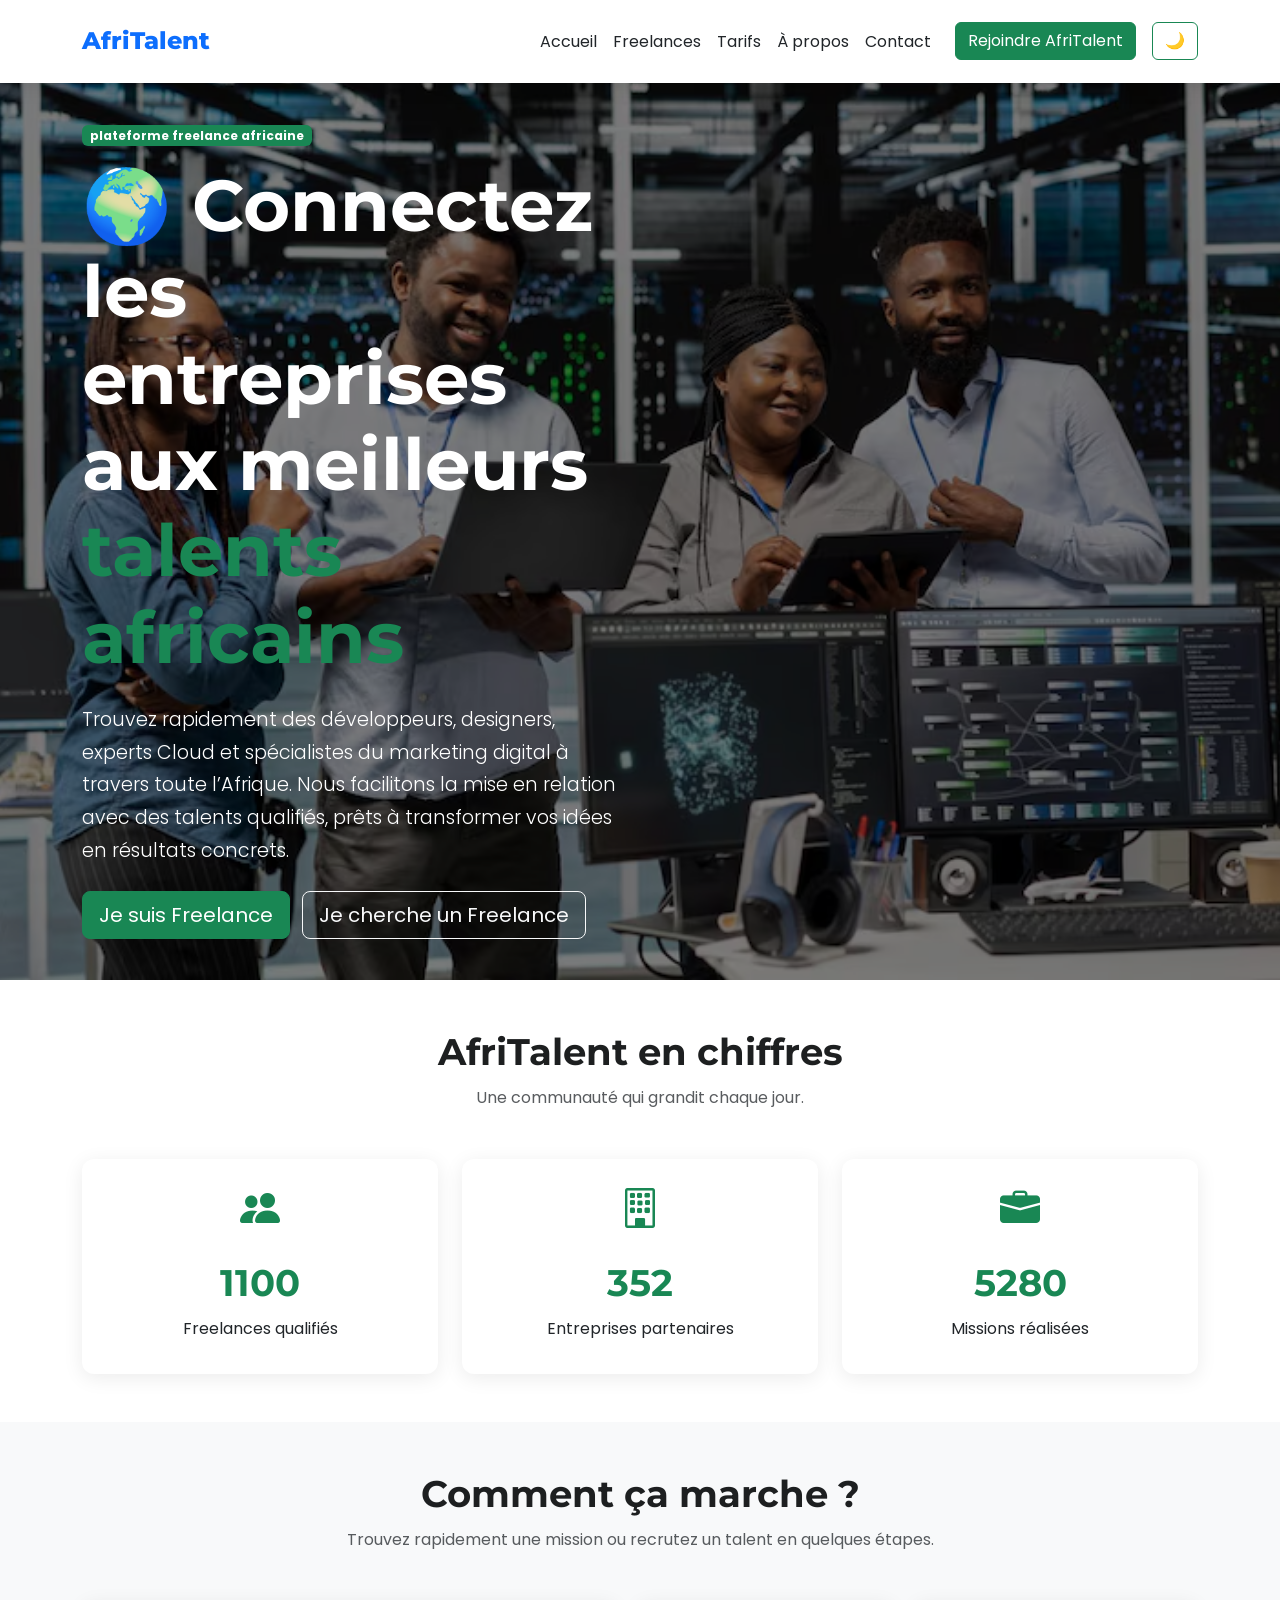
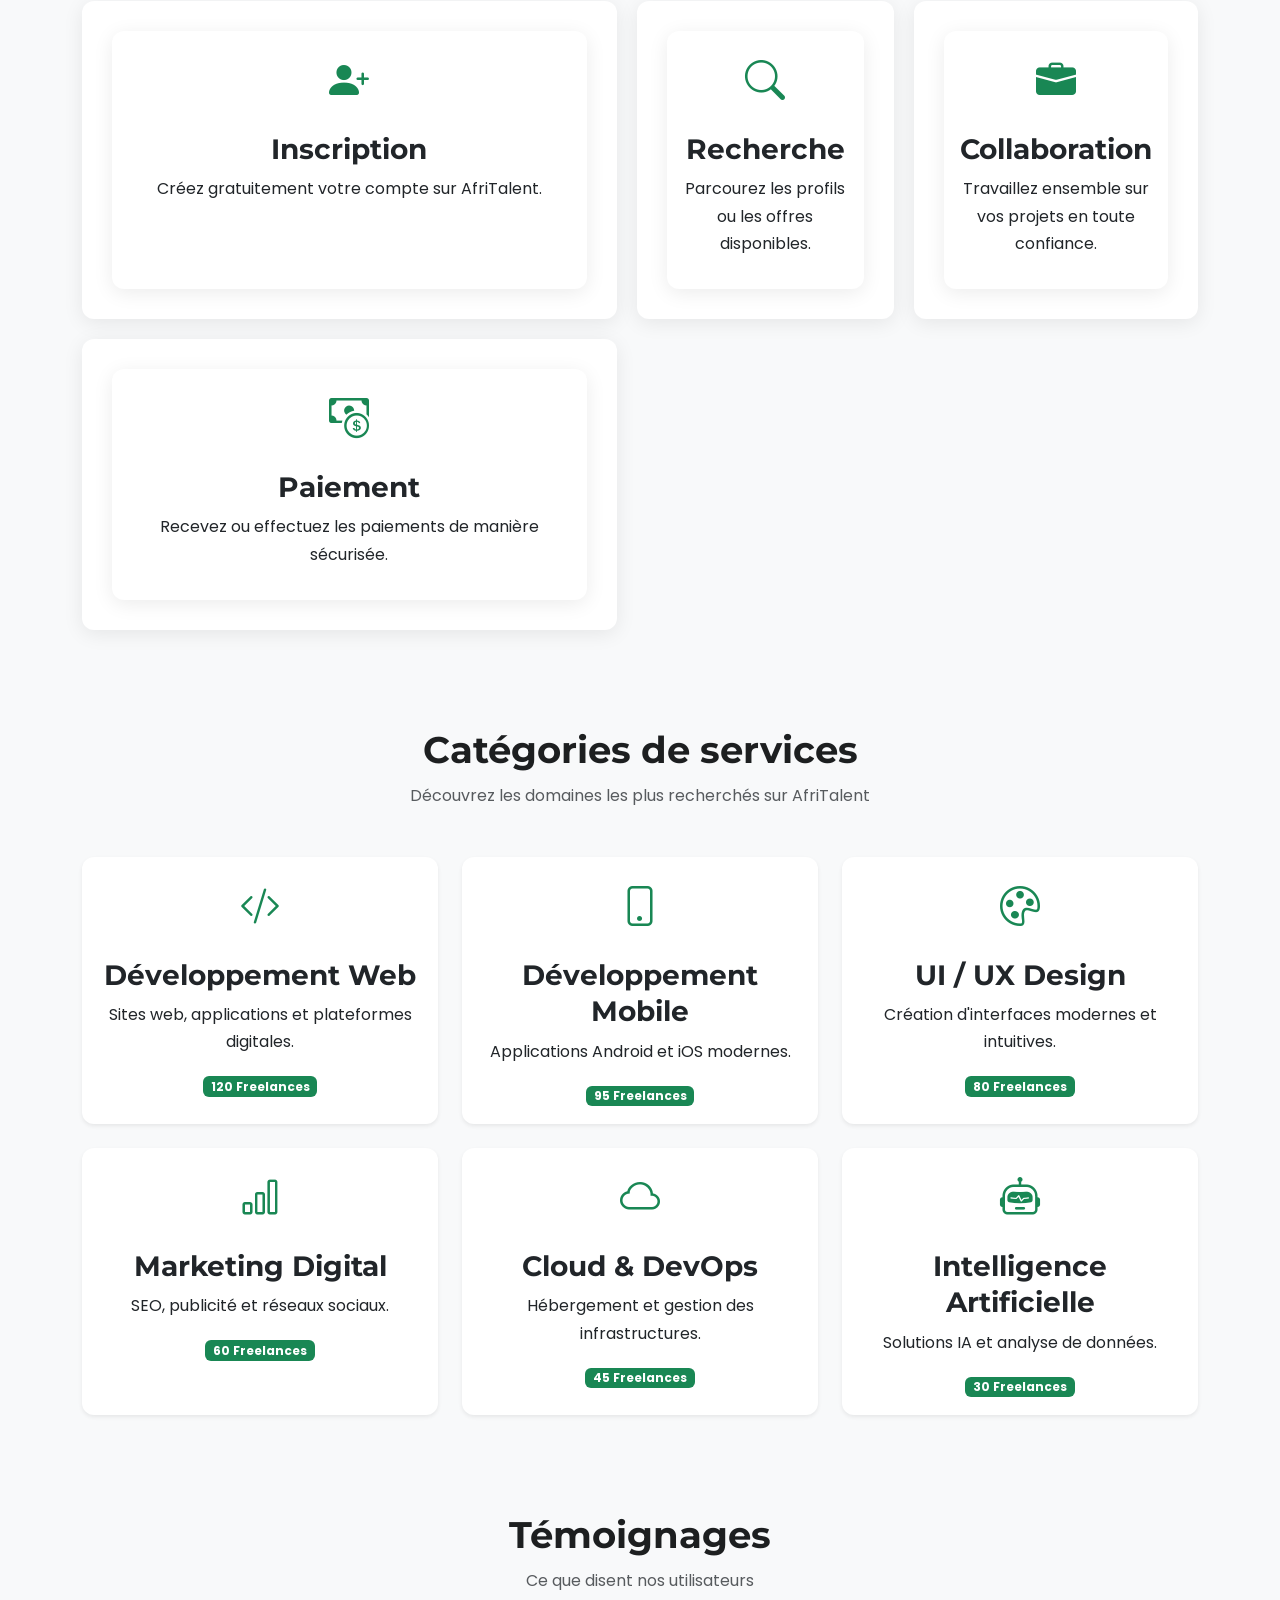
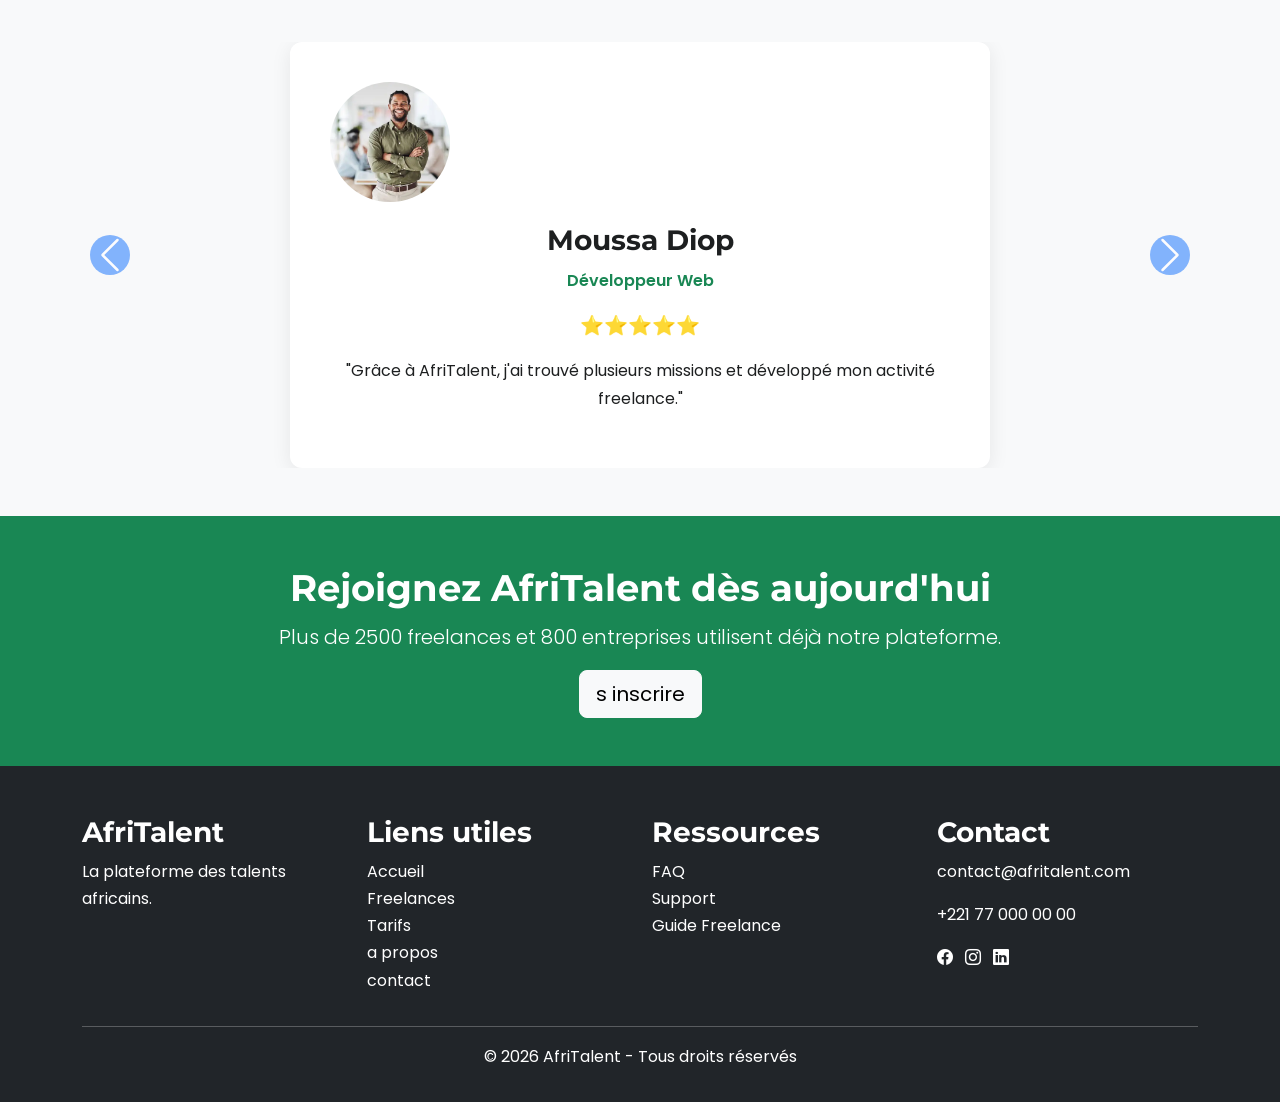
<file: index.html>
<!DOCTYPE html>
<html lang="fr">

<head>
<meta charset="UTF-8">
<meta name="viewport" content="width=device-width, initial-scale=1.0">
<title>AfriTalent - Accueil</title>
<link href="https://cdn.jsdelivr.net/npm/bootstrap-icons/font/bootstrap-icons.css" rel="stylesheet">

<!-- Bootstrap CSS -->
<link href="https://cdn.jsdelivr.net/npm/bootstrap@5.3.0/dist/css/bootstrap.min.css" rel="stylesheet">
<!-- Google Fonts -->

<link rel="preconnect" href="https://fonts.googleapis.com">

<link rel="preconnect" href="https://fonts.gstatic.com" crossorigin>


<link href="https://fonts.googleapis.com/css2?family=Montserrat:wght@600;700;800&family=Poppins:wght@300;400;500;600&display=swap" rel="stylesheet">

<!-- Ton CSS -->
<link rel="stylesheet" href="css/style.css">






</head>




<body>

<!-- ================= NAVBAR ================= -->
<nav class="navbar navbar-expand-lg navbar-light fixed-top">
<div class="container">

<a class="navbar-brand" href="index.html">AfriTalent</a>

<button class="navbar-toggler" data-bs-toggle="collapse" data-bs-target="#navbarNav" aria-controls="navbarNav"
 aria-expanded="false" aria-label="Toggle navigation">
<span class="navbar-toggler-icon"></span>
</button>

<div class="collapse navbar-collapse" id="navbarNav">
<ul class="navbar-nav ms-auto">
<li class="nav-item"><a class="nav-link" href="index.html">Accueil</a></li>
<li class="nav-item"><a class="nav-link" href="freelances.html">Freelances</a></li>
<li class="nav-item"><a class="nav-link" href="tarifs.html">Tarifs</a></li>
<li class="nav-item"><a class="nav-link" href="about.html">À propos</a></li>
<li class="nav-item"><a class="nav-link" href="contact.html">Contact</a></li>
</ul>
 <a href="#" class="btn btn-success ms-lg-3">
                    Rejoindre AfriTalent
                </a>
                <button id="theme-toggle" class="btn btn-outline-success ms-3">
    🌙
</button>
</div>

</div>
</nav>

<!-- HERO -->

<header class="hero text-white">
    <div class="container">

        <div class="row align-items-center ">

            <div class="col-lg-6">

                <span class="badge bg-success mb-3">

                   plateforme freelance africaine

                </span>
                

                <h1 class="display-4 fw-bold">

                    🌍 Connectez les entreprises aux meilleurs
                    <span class="text-success">

                        talents africains

                    </span>

                </h1>
                

                <p class="lead mt-4">

                    Trouvez rapidement des développeurs, designers, experts Cloud
                     et spécialistes du marketing digital à travers toute l’Afrique.
                     Nous facilitons la mise en relation avec des talents qualifiés,

                     prêts à transformer vos idées en résultats concrets.

                </p>

                <div class="mt-4">

                    <a href="freelances.html"
                        class="btn btn-success btn-lg me-2">

                        Je suis Freelance

                    </a>

                    <a href="freelances.html"
                        class="btn btn-outline-light btn-lg">

                        Je cherche un Freelance

                    </a>

                </div>

            </div>

           

        </div>

    </div>

</header>
<!-- STATISTIQUES -->

<section class="py-5 fade-section ">

    <div class="container">

        <div class="text-center mb-5">

            <h2>
                AfriTalent en chiffres
            </h2>

            <p class="text-muted">
                Une communauté qui grandit chaque jour.
            </p>

        </div>

        <div class="row g-4 text-center">

            <div class="col-md-4">

                <div class="card h-100">

                    <div class="card-body">

                        <i class="bi bi-people-fill text-success fs-1"></i>

                        <h2 class="text-success mt-3 counter" data-target="2500">
    0
</h2>
                        <p>
                            Freelances qualifiés
                        </p>

                    </div>

                </div>

            </div>

            <div class="col-md-4">

                <div class="card h-100">

                    <div class="card-body">

                        <i class="bi bi-building text-success fs-1"></i>

                        <h2 class="text-success mt-3 counter" data-target="800">
    0
</h2>
                        <p>
                            Entreprises partenaires
                        </p>

                    </div>

                </div>

            </div>

            <div class="col-md-4">

                <div class="card h-100">

                    <div class="card-body">

                        <i class="bi bi-briefcase-fill text-success fs-1"></i>

                        <h2 class="text-success mt-3 counter" data-target="12000">
    0
</h2>
                        <p>
                            Missions réalisées
                        </p>

                    </div>

                </div>

            </div>

        </div>

    </div>

</section>
<!-- COMMENT ÇA MARCHE -->

<section class="py-5 bg-light fade-section">

    <div class="container">

        <div class="text-center mb-5">

            <h2>
                Comment ça marche ?
            </h2>

            <p class="text-muted">
                Trouvez rapidement une mission ou recrutez un talent en quelques étapes.
            </p>

        </div>

        <div class="bento-grid">

            <!-- Étape 1 -->

            <div class="bento-card large">

                <div class="card h-100 text-center">

                    <div class="card-body">

                        <i class="bi bi-person-plus-fill text-success fs-1"></i>

                        <h3 class="mt-3">
                            Inscription
                        </h3>

                        <p>
                            Créez gratuitement votre compte sur AfriTalent.
                        </p>

                    </div>

                </div>

            </div>

            <!-- Étape 2 -->

            <div class="bento-card ">

                <div class="card h-100 text-center">

                    <div class="card-body">

                        <i class="bi bi-search text-success fs-1"></i>

                        <h3 class="mt-3">
                            Recherche
                        </h3>

                        <p>
                            Parcourez les profils ou les offres disponibles.
                        </p>

                    </div>

                </div>

            </div>

            <!-- Étape 3 -->

            <div class="bento-card">

                <div class="card h-100 text-center">

                    <div class="card-body">

                        <i class="bi bi-briefcase-fill text-success fs-1"></i>

                        <h3 class="mt-3">
                            Collaboration
                        </h3>

                        <p>
                            Travaillez ensemble sur vos projets en toute confiance.
                        </p>

                    </div>

                </div>

            </div>

            <!-- Étape 4 -->

            <div class="bento-card wide">

                <div class="card h-100 text-center">

                    <div class="card-body">

                        <i class="bi bi-cash-coin text-success fs-1"></i>

                        <h3 class="mt-3">
                            Paiement
                        </h3>

                        <p>
                            Recevez ou effectuez les paiements de manière sécurisée.
                        </p>

                    </div>

                </div>

            </div>

        </div>

    </div>

</section>
<!-- CATÉGORIES DE SERVICES -->

<section class="py-5 bg-light fade-section">

    <div class="container">

        <div class="text-center mb-5">

            <h2>
                Catégories de services
            </h2>

            <p class="text-muted">
                Découvrez les domaines les plus recherchés sur AfriTalent
            </p>

        </div>

        <div class="row g-4">

            <div class="col-md-6 col-lg-4">

                <div class="card h-100 shadow-sm category-card">

                    <div class="card-body text-center">

                        <i class="bi bi-code-slash text-success fs-1"></i>

                        <h3 class="mt-3">
                            Développement Web
                        </h3>

                        <p>
                            Sites web, applications et plateformes digitales.
                        </p>

                        <span class="badge bg-success">
                            120 Freelances
                        </span>

                    </div>

                </div>

            </div>

            <div class="col-md-6 col-lg-4">

                <div class="card h-100 shadow-sm category-card">

                    <div class="card-body text-center">

                        <i class="bi bi-phone text-success fs-1"></i>

                        <h3 class="mt-3">
                            Développement Mobile
                        </h3>

                        <p>
                            Applications Android et iOS modernes.
                        </p>

                        <span class="badge bg-success">
                            95 Freelances
                        </span>

                    </div>

                </div>

            </div>

            <div class="col-md-6 col-lg-4">

                <div class="card h-100 shadow-sm category-card">

                    <div class="card-body text-center">

                        <i class="bi bi-palette text-success fs-1"></i>

                        <h3 class="mt-3">
                            UI / UX Design
                        </h3>

                        <p>
                            Création d'interfaces modernes et intuitives.
                        </p>

                        <span class="badge bg-success">
                            80 Freelances
                        </span>

                    </div>

                </div>

            </div>

            <div class="col-md-6 col-lg-4">

                <div class="card h-100 shadow-sm category-card">

                    <div class="card-body text-center">

                        <i class="bi bi-bar-chart text-success fs-1"></i>

                        <h3 class="mt-3">
                            Marketing Digital
                        </h3>

                        <p>
                            SEO, publicité et réseaux sociaux.
                        </p>

                        <span class="badge bg-success">
                            60 Freelances
                        </span>

                    </div>

                </div>

            </div>

            <div class="col-md-6 col-lg-4">

                <div class="card h-100 shadow-sm category-card">

                    <div class="card-body text-center">

                        <i class="bi bi-cloud text-success fs-1"></i>

                        <h3 class="mt-3">
                            Cloud & DevOps
                        </h3>

                        <p>
                            Hébergement et gestion des infrastructures.
                        </p>

                        <span class="badge bg-success">
                            45 Freelances
                        </span>

                    </div>

                </div>

            </div>

            <div class="col-md-6 col-lg-4">

                <div class="card h-100 shadow-sm category-card">

                    <div class="card-body text-center">

                        <i class="bi bi-robot text-success fs-1"></i>

                        <h3 class="mt-3">
                            Intelligence Artificielle
                        </h3>

                        <p>
                            Solutions IA et analyse de données.
                        </p>

                        <span class="badge bg-success">
                            30 Freelances
                        </span>

                    </div>

                </div>

            </div>

        </div>

    </div>
    </section>

 <!-- TÉMOIGNAGES -->

<section class="testimonials py-5 bg-light fade-section">

    <div class="container">

        <div class="text-center mb-5">

            <h2>Témoignages</h2>

            <p class="text-muted">
                Ce que disent nos utilisateurs
            </p>

        </div>

        <div id="testimonialCarousel"
             class="carousel slide"
             data-bs-ride="carousel">

            <div class="carousel-inner">

                <!-- Témoignage 1 -->

                <div class="carousel-item active">

                    <div class="testimonial-card">

                        <img src="images/istockphoto-1464740740-612x612.webp"
                             alt="Moussa Diop">

                        <h3>Moussa Diop</h3>

                        <p class="job">
                            Développeur Web
                        </p>

                        <div class="stars">
                            ⭐⭐⭐⭐⭐
                        </div>

                        <p>
                            "Grâce à AfriTalent, j'ai trouvé plusieurs missions
                            et développé mon activité freelance."
                        </p>

                    </div>

                </div>

                <!-- Témoignage 2 -->

                <div class="carousel-item">

                    <div class="testimonial-card">

                        <img src="images/istockphoto-1587604256-612x612.webp"
                             alt="Aïcha Traoré">

                        <h3>Aïcha Traoré</h3>

                        <p class="job">
                            UI / UX Designer
                        </p>

                        <div class="stars">
                            ⭐⭐⭐⭐☆
                        </div>

                        <p>
                            "Une plateforme simple et efficace pour trouver
                            des clients sérieux."
                        </p>

                    </div>

                </div>

                <!-- Témoignage 3 -->

                <div class="carousel-item">

                    <div class="testimonial-card">

                        <img src="images/istockphoto-1482994186-612x612.webp"
                             alt="Omar Koné">

                        <h3>Omar Koné</h3>

                        <p class="job">
                            Entrepreneur
                        </p>

                        <div class="stars">
                            ⭐⭐⭐⭐⭐
                        </div>

                        <p>
                            "Nous avons recruté rapidement des talents qualifiés
                            pour nos projets."
                        </p>

                    </div>

                </div>

            </div>

            <!-- Contrôles -->

            <button class="carousel-control-prev"
                    type="button"
                    data-bs-target="#testimonialCarousel"
                    data-bs-slide="prev">

                <span class="carousel-control-prev-icon"></span>

            </button>

            <button class="carousel-control-next"
                    type="button"
                    data-bs-target="#testimonialCarousel"
                    data-bs-slide="next">

                <span class="carousel-control-next-icon"></span>

            </button>

        </div>

    </div>

</section>
            


<!-- CTA -->

<section class="bg-success text-white py-5">

    <div class="container text-center">

        <h2 class="fw-bold">
            Rejoignez AfriTalent dès aujourd'hui
        </h2>

        <p class="lead">
            Plus de 2500 freelances et 800 entreprises utilisent déjà notre plateforme.
        </p>

        <a href="tarifs.html"
           class="btn btn-light btn-lg">

              s inscrire

        </a>

    </div>

</section>

<!-- FOOTER -->

<footer class="bg-dark text-white pt-5">

<div class="container">

<div class="row">

<div class="col-md-3">

<h3>AfriTalent</h3>

<p>

La plateforme des talents africains.

</p>

</div>

<div class="col-md-3">

<h3>Liens utiles</h3>

<ul class="list-unstyled">

<li><a href="index.html" class="text-white text-decoration-none">Accueil</a></li>

<li><a href="freelances.html" class="text-white text-decoration-none">Freelances</a></li>

<li><a href="tarifs.html" class="text-white text-decoration-none">Tarifs</a></li>

<li><a href="about.html" class="text-white text-decoration-none">a propos</a></li>

<li><a href="contact.html" class="text-white text-decoration-none">contact</a></li>

</ul>

</div>

<div class="col-md-3">

<h3>Ressources</h3>

<ul class="list-unstyled">

<li>FAQ</li>

<li>Support</li>

<li>Guide Freelance</li>

</ul>

</div>

<div class="col-md-3">

<h3>Contact</h3>

<p>contact@afritalent.com</p>

<p>+221 77 000 00 00</p>

<div>

<i class="bi bi-facebook me-2"></i>

<i class="bi bi-instagram me-2"></i>

<i class="bi bi-linkedin"></i>

</div>

</div>

</div>

<hr>

<div class="text-center pb-3">

<p>

© 2026 AfriTalent - Tous droits réservés

</p>

</div>

</div>

</footer>

<button id="backToTop" class="btn btn-success">
    ↑
</button>

<script src="https://cdn.jsdelivr.net/npm/bootstrap@5.3.3/dist/js/bootstrap.bundle.min.js"></script>
    
    <script src="js/main.js"></script>


</body>
</html>
</file>
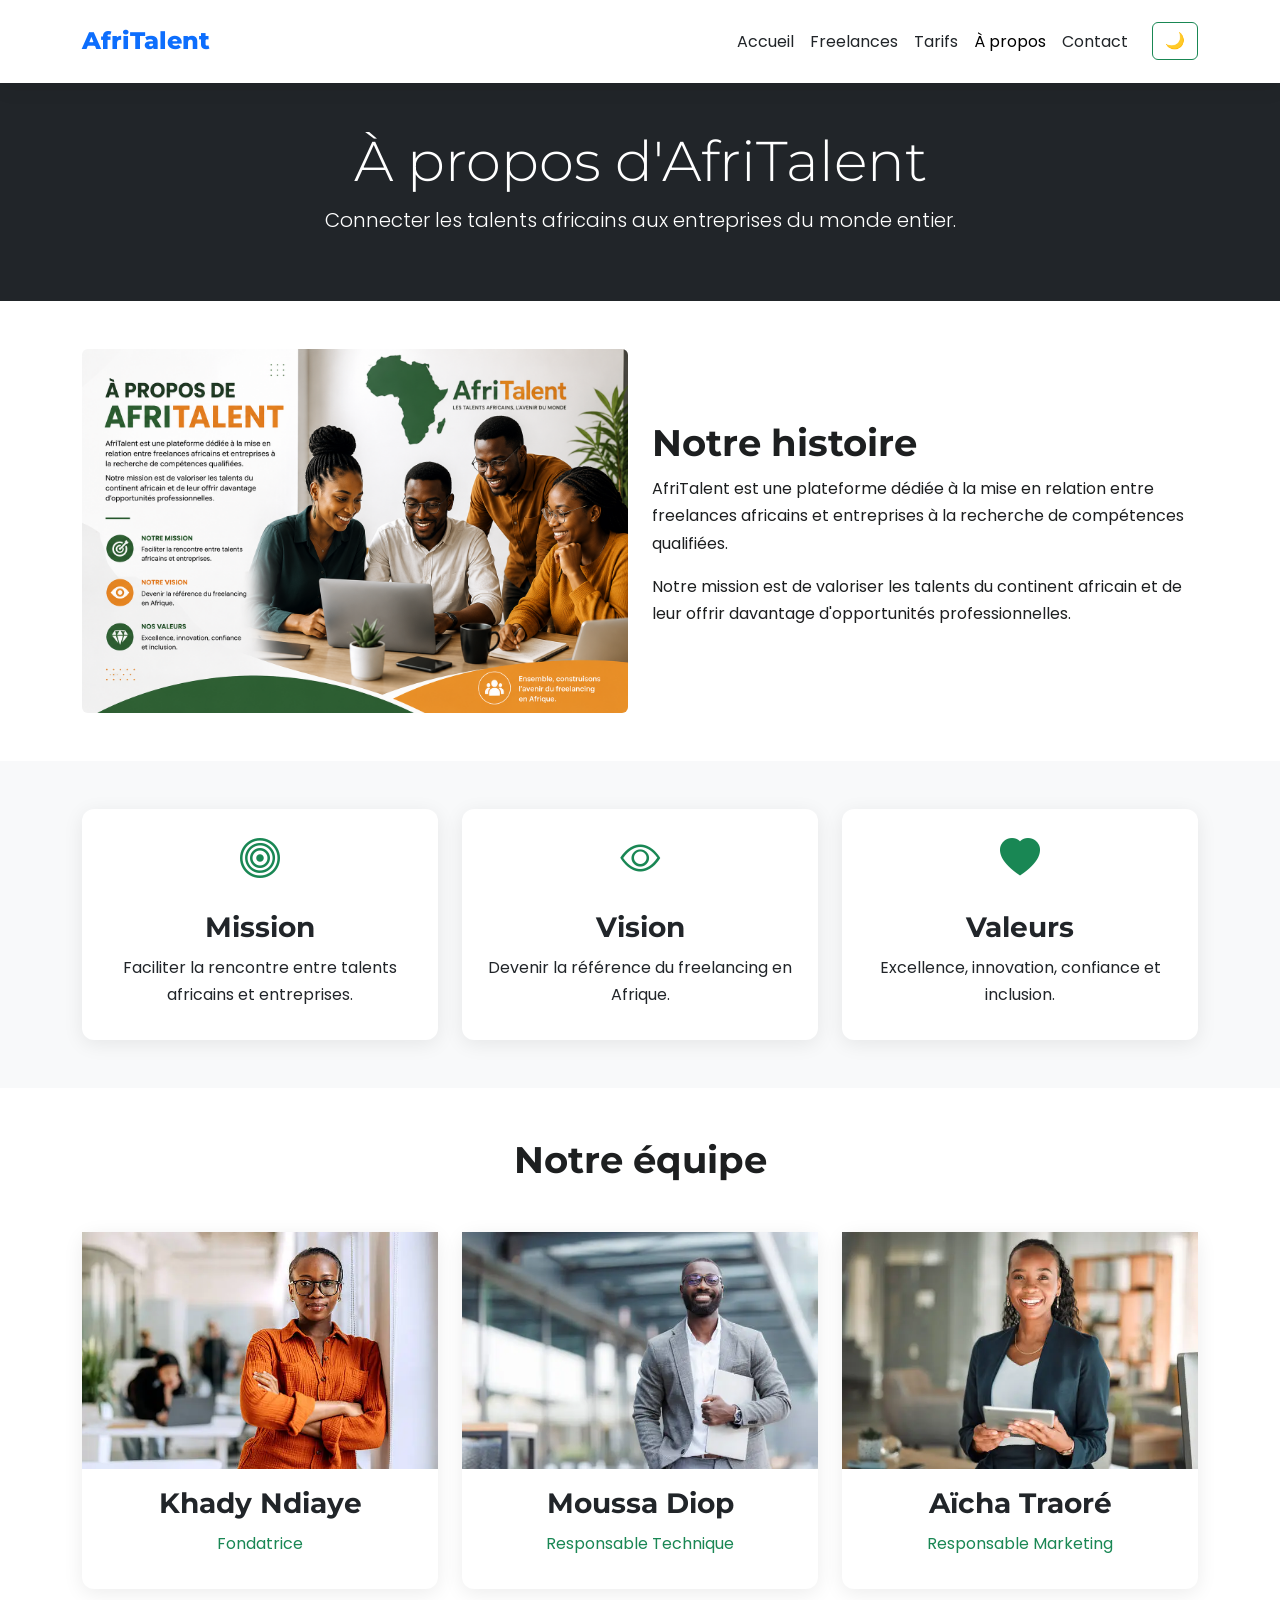
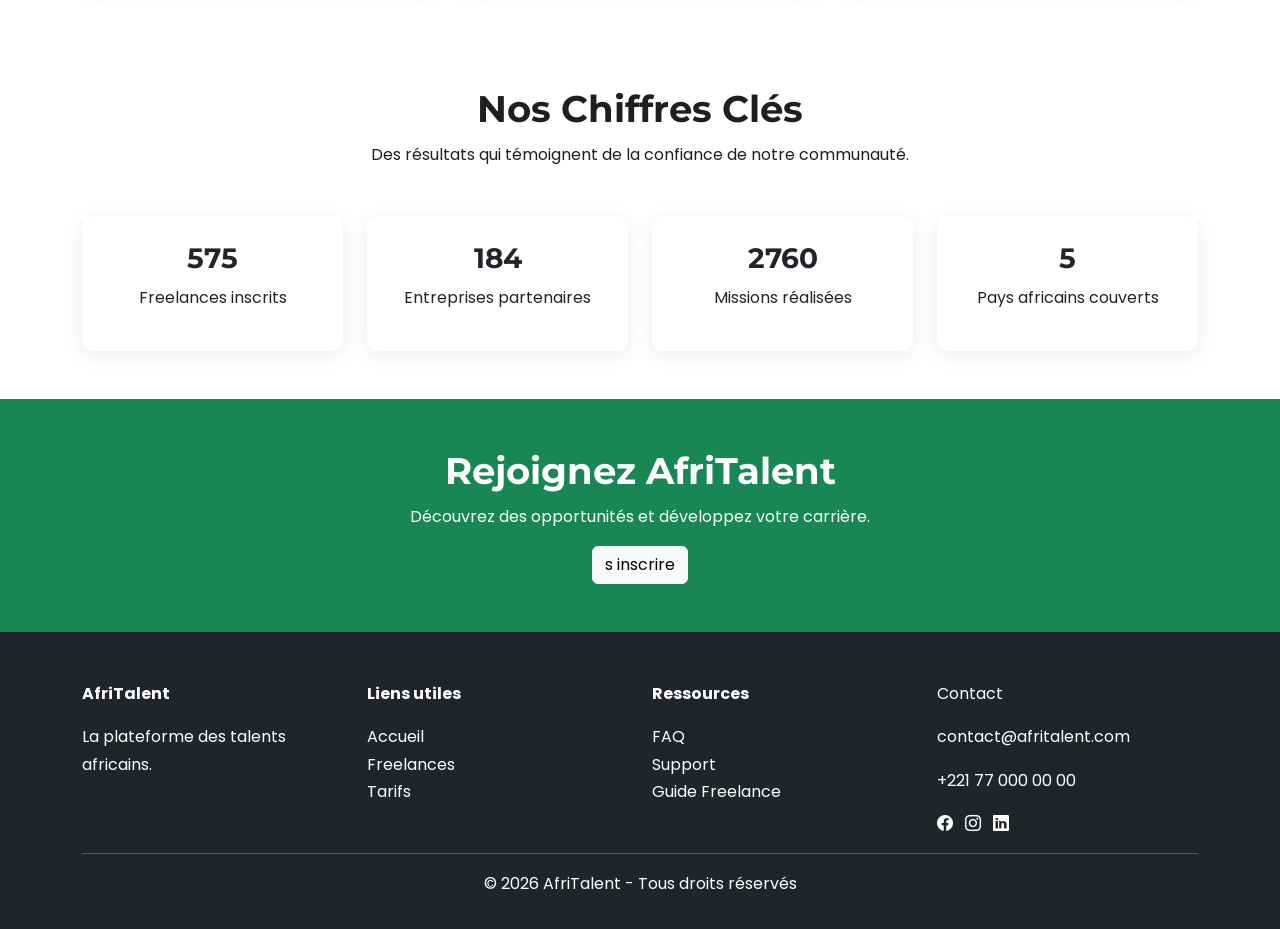
<file: about.html>
<!DOCTYPE html>
<html lang="fr">

<head>

    <meta charset="UTF-8">
    <meta name="viewport" content="width=device-width, initial-scale=1.0">

    <title>AfriTalent - À propos</title>

    <link href="https://cdn.jsdelivr.net/npm/bootstrap@5.3.0/dist/css/bootstrap.min.css" rel="stylesheet">

    <link rel="stylesheet" href="https://cdn.jsdelivr.net/npm/bootstrap-icons@1.13.1/font/bootstrap-icons.min.css">

    <link rel="preconnect" href="https://fonts.googleapis.com">

    <link rel="preconnect" href="https://fonts.gstatic.com" crossorigin>


    <link
        href="https://fonts.googleapis.com/css2?family=Montserrat:wght@600;700;800&family=Poppins:wght@300;400;500;600&display=swap"
        rel="stylesheet">

    <link rel="stylesheet" href="css/style.css">

</head>

<body>

    <!-- NAVBAR -->

    <nav class="navbar navbar-expand-lg navbar-light fixed-top">

        <div class="container">

            <a class="navbar-brand" href="index.html">
                AfriTalent
            </a>

            <button class="navbar-toggler" type="button">

                <span class="navbar-toggler-icon"></span>

            </button>

            <div class="navbar-nav ms-auto">

                <a class="nav-link" href="index.html">Accueil</a>

                <a class="nav-link" href="freelances.html">Freelances</a>

                <a class="nav-link" href="tarifs.html">Tarifs</a>

                <a class="nav-link active" href="about.html">À propos</a>

                <a class="nav-link" href="contact.html">Contact</a>


            </div>
            <button id="theme-toggle" class="btn btn-outline-success ms-3">
                🌙
            </button>

        </div>

    </nav>

    <!-- HERO -->

    <section class="bg-dark text-white py-5">

        <div class="container text-center">

            <h1 class="display-4">
                À propos d'AfriTalent
            </h1>

            <p class="lead">
                Connecter les talents africains aux entreprises du monde entier.
            </p>

        </div>

    </section>

    <!-- NOTRE HISTOIRE -->

    <section class="py-5">

        <div class="container">

            <div class="row align-items-center">

                <div class="col-md-6">

                    <img src="images/a-propos.png" alt="Équipe AfriTalent" class="img-fluid rounded">

                </div>

                <div class="col-md-6">

                    <h2>
                        Notre histoire
                    </h2>

                    <p>
                        AfriTalent est une plateforme dédiée à la mise en relation
                        entre freelances africains et entreprises à la recherche
                        de compétences qualifiées.
                    </p>

                    <p>
                        Notre mission est de valoriser les talents du continent
                        africain et de leur offrir davantage d'opportunités
                        professionnelles.
                    </p>

                </div>

            </div>

        </div>

    </section>

    <!-- MISSION - VISION - VALEURS -->

    <section class="py-5 bg-light fade-section">

        <div class="container">

            <div class="row g-4">

                <div class=" col-12 col-md-4">

                    <div class="card h-100 text-center">

                        <div class="card-body">

                            <i class="bi bi-bullseye text-success fs-1"></i>

                            <h3 class="mt-3">
                                Mission
                            </h3>

                            <p>
                                Faciliter la rencontre entre talents africains
                                et entreprises.
                            </p>

                        </div>

                    </div>

                </div>

                <div class=" col-12 col-md-4">

                    <div class="card h-100 text-center">

                        <div class="card-body">

                            <i class="bi bi-eye text-success fs-1"></i>

                            <h3 class="mt-3">
                                Vision
                            </h3>

                            <p>
                                Devenir la référence du freelancing en Afrique.
                            </p>

                        </div>

                    </div>

                </div>

                <div class=" col-12 col-md-4">

                    <div class="card h-100 text-center">

                        <div class="card-body">

                            <i class="bi bi-heart-fill text-success fs-1"></i>

                            <h3 class="mt-3">
                                Valeurs
                            </h3>

                            <p>
                                Excellence, innovation, confiance et inclusion.
                            </p>

                        </div>

                    </div>

                </div>

            </div>

        </div>

    </section>

    <!-- ÉQUIPE -->

    <section class="py-5 fade-section">

        <div class="container">

            <h2 class="text-center mb-5">
                Notre équipe
            </h2>

            <div class="row g-4">

                <div class=" col-12 col-md-4">

                    <div class="card text-center">

                        <img src="images/istockphoto-2253578282-612x612.webp" alt="Fondateur AfriTalent">

                        <div class="card-body">

                            <h3>
                                Khady Ndiaye
                            </h3>

                            <p class="text-success">
                                Fondatrice
                            </p>

                        </div>

                    </div>

                </div>

                <div class=" col-12 col-md-4">

                    <div class="card text-center">

                        <img src="images/istockphoto-2176447421-612x612.webp" alt="Responsable Technique">

                        <div class="card-body">

                            <h3>
                                Moussa Diop
                            </h3>

                            <p class="text-success">
                                Responsable Technique
                            </p>

                        </div>

                    </div>

                </div>

                <div class=" col-12 col-md-4">

                    <div class="card text-center">

                        <img src="images/istockphoto-1587604256-612x612.webp" alt="Responsable Marketing">

                        <div class="card-body">

                            <h3>
                                Aïcha Traoré
                            </h3>

                            <p class="text-success">
                                Responsable Marketing
                            </p>

                        </div>

                    </div>

                </div>

            </div>

        </div>

    </section>
    <!-- CHIFFRES CLÉS -->
    <section class="container py-5 fade-section">

        <div class="text-center mb-5">
            <h2>Nos Chiffres Clés</h2>
            <p>
                Des résultats qui témoignent de la confiance de notre communauté.
            </p>
        </div>

        <div class="row g-4">

            <div class=" col-12 col-md-6 col-lg-3">
                <div class="card text-center p-4 h-100">
                    <h3 class="counter" data-target="2500">0</h3>
                    <p>Freelances inscrits</p>
                </div>
            </div>

            <div class=" col-12 col-md-6 col-lg-3">
                <div class="card text-center p-4 h-100">
                    <h3 class="counter" data-target="800">0</h3>
                    <p>Entreprises partenaires</p>
                </div>
            </div>

            <div class=" col-12 col-md-6 col-lg-3">
                <div class="card text-center p-4 h-100">
                    <h3 class="counter" data-target="12000">0</h3>
                    <p>Missions réalisées</p>
                </div>
            </div>

            <div class=" col-12 col-md-6 col-lg-3">
                <div class="card text-center p-4 h-100">
                    <h3 class="counter" data-target="20">0</h3>
                    <p>Pays africains couverts</p>
                </div>
            </div>

        </div>

    </section>

    <!-- CTA -->

    <section class="bg-success text-white py-5">

        <div class="container text-center">

            <h2>
                Rejoignez AfriTalent
            </h2>

            <p>
                Découvrez des opportunités et développez votre carrière.
            </p>

            <a href="tarifs.html" class="btn btn-light">

                s inscrire

            </a>

        </div>

    </section>

    <!-- FOOTER -->

    <footer class="bg-dark text-white pt-5">

        <div class="container">

            <div class="row">

                <div class="col-md-3">

                    <p class="fw-bold">
                        AfriTalent
                    <p>

                    <p>
                        La plateforme des talents africains.
                    </p>

                </div>

                <div class="col-md-3">

                    <p class="fw-bold">
                        Liens utiles
                    </p>

                    <ul class="list-unstyled">

                        <li><a href="index.html" class="text-white text-decoration-none">Accueil</a></li>

                        <li><a href="freelances.html" class="text-white text-decoration-none">Freelances</a></li>

                        <li><a href="tarifs.html" class="text-white text-decoration-none">Tarifs</a></li>

                    </ul>

                </div>

                <div class="col-md-3">

                    <p class="fw-bold">
                        Ressources
                    </p>

                    <ul class="list-unstyled">

                        <li>FAQ</li>

                        <li>Support</li>

                        <li>Guide Freelance</li>

                    </ul>

                </div>

                <div class="col-md-3">

                    <p class="">
                        Contact
                    </p>

                    <p>contact@afritalent.com</p>

                    <p>+221 77 000 00 00</p>

                    <i class="bi bi-facebook me-2"></i>
                    <i class="bi bi-instagram me-2"></i>
                    <i class="bi bi-linkedin"></i>

                </div>

            </div>

            <hr>

            <div class="text-center pb-3">

                <p>
                    © 2026 AfriTalent - Tous droits réservés
                </p>

            </div>

        </div>

    </footer>
    <button id="backToTop" class="btn btn-success">
        ↑
    </button>

    <script src="https://cdn.jsdelivr.net/npm/bootstrap@5.3.3/dist/js/bootstrap.bundle.min.js"></script>

    <script src="js/main.js"></script>

</body>

</html>
</file>
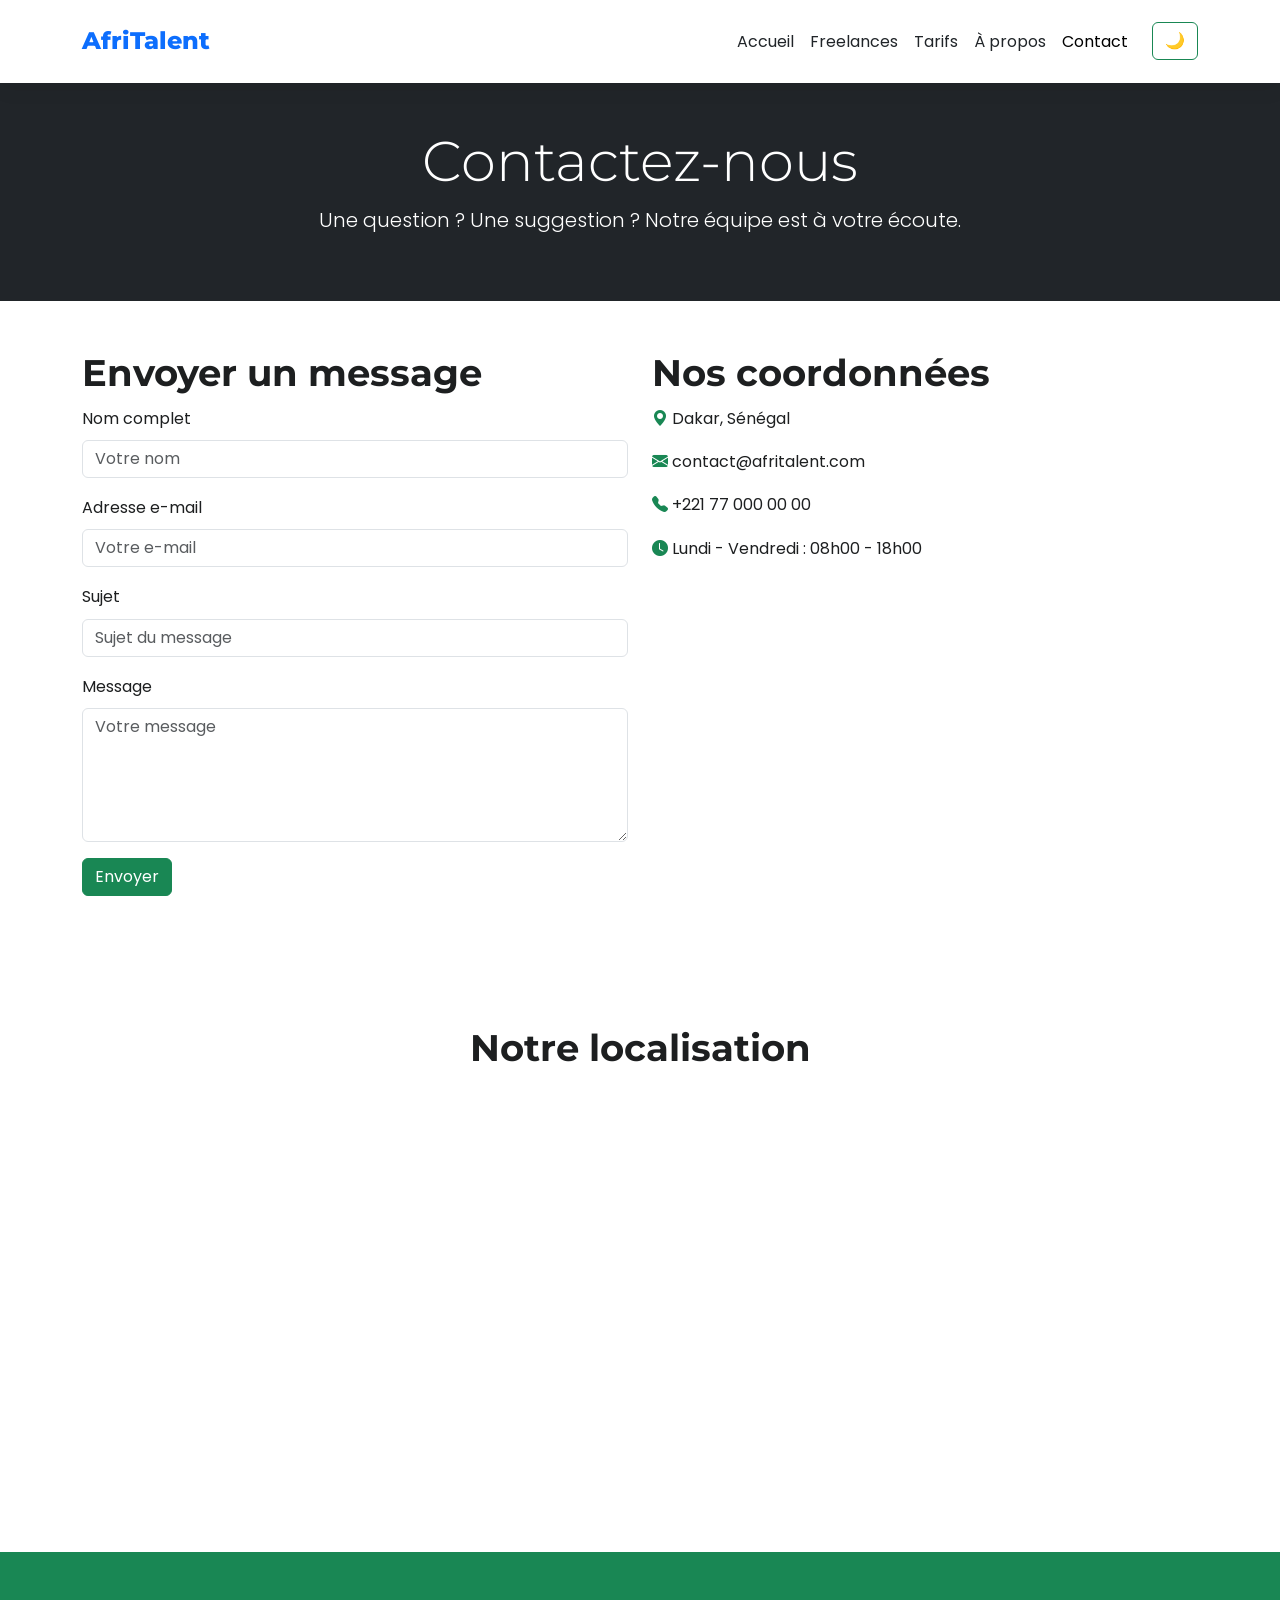
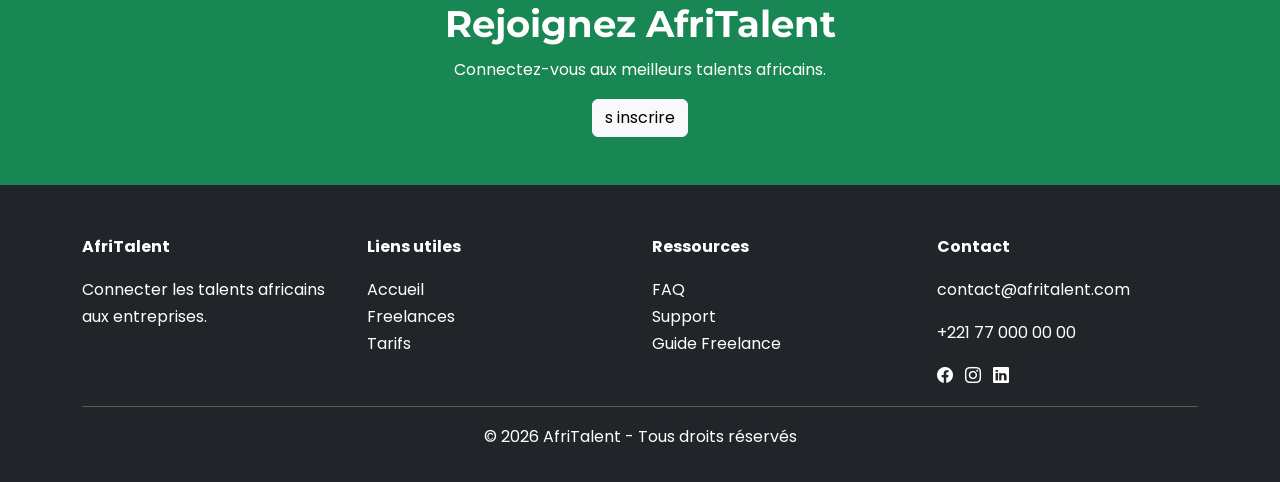
<file: contact.html>
<!DOCTYPE html>
<html lang="fr">

<head>

    <meta charset="UTF-8">
    <meta name="viewport" content="width=device-width, initial-scale=1.0">

    <title>AfriTalent - Contact</title>

    <link href="https://cdn.jsdelivr.net/npm/bootstrap@5.3.0/dist/css/bootstrap.min.css" rel="stylesheet">

    <link rel="stylesheet"
        href="https://cdn.jsdelivr.net/npm/bootstrap-icons@1.13.1/font/bootstrap-icons.min.css">

        <link rel="preconnect" href="https://fonts.googleapis.com">

<link rel="preconnect" href="https://fonts.gstatic.com" crossorigin>


<link href="https://fonts.googleapis.com/css2?family=Montserrat:wght@600;700;800&family=Poppins:wght@300;400;500;600&display=swap" rel="stylesheet">

<link rel="stylesheet" href="css/style.css">

</head>

<body>

    <!-- NAVBAR -->
<nav class="navbar navbar-expand-lg navbar-light fixed-top">


        <div class="container">

            <a class="navbar-brand" href="index.html">
                AfriTalent
            </a>

            <button class="navbar-toggler" type="button">

                <span class="navbar-toggler-icon"></span>

            </button>

            <div class="navbar-nav ms-auto">

                <a class="nav-link" href="index.html">Accueil</a>

                <a class="nav-link" href="freelances.html">Freelances</a>

                <a class="nav-link" href="tarifs.html">Tarifs</a>

                <a class="nav-link" href="about.html">À propos</a>

                <a class="nav-link active" href="contact.html">Contact</a>

            </div>
            <button id="theme-toggle" class="btn btn-outline-success ms-3">
    🌙
</button>

        </div>

    </nav>

    <!-- HERO -->

    <section class="bg-dark text-white py-5">

        <div class="container text-center">

            <h1 class="display-4">

                Contactez-nous

            </h1>

            <p class="lead">

                Une question ? Une suggestion ? Notre équipe est à votre écoute.

            </p>

        </div>

    </section>

    <!-- CONTACT -->

    <section class="py-5">

        <div class="container">

            <div class="row g-4">

                <!-- FORMULAIRE -->

                <div class="col-md-6">

                    <h2>

                        Envoyer un message

                    </h2>

                    <form id="contactForm">

                        <div class="mb-3">

                            <label class="form-label">

                                Nom complet

                            </label>

                            <input
                                type="text"
                                class="form-control"
                                placeholder="Votre nom"
                                id="name">
                                <small id="nameError" class="text-danger"></small>

                        </div>

                        <div class="mb-3">

                            <label class="form-label">

                                Adresse e-mail

                            </label>

                            <input
                                type="email"
                                class="form-control"
                                placeholder="Votre e-mail"
                                id="email">
                                <small id="emailError" class="text-danger"></small>

                        </div>

                        <div class="mb-3">

                            <label class="form-label">

                                Sujet

                            </label>

                            <input
                                type="text"
                                class="form-control"
                                placeholder="Sujet du message"
                                id="subject">

                        </div>

                        <div class="mb-3">

                            <label class="form-label">

                                Message

                            </label>

                            <textarea
                                class="form-control"
                                rows="5"
                                placeholder="Votre message"
                                id="message"></textarea>
                                <small id="messageError" class="text-danger"></small>

                        </div>

                        <button
                            type="submit"
                            class="btn btn-success">

                            Envoyer

                        </button>
                        <div id="successMessage"></div>

                    </form>

                </div>

                <!-- INFOS -->

                <div class="col-md-6">

                    <h2>

                        Nos coordonnées

                    </h2>

                    <p>

                        <i class="bi bi-geo-alt-fill text-success"></i>

                        Dakar, Sénégal

                    </p>

                    <p>

                        <i class="bi bi-envelope-fill text-success"></i>

                        contact@afritalent.com

                    </p>

                    <p>

                        <i class="bi bi-telephone-fill text-success"></i>

                        +221 77 000 00 00

                    </p>

                    <p>

                        <i class="bi bi-clock-fill text-success"></i>

                        Lundi - Vendredi : 08h00 - 18h00

                    </p>

                </div>

            </div>

        </div>

    </section>

    <!-- CARTE -->

    <section class="pb-5">

        <div class="container">

            <h2 class="text-center mb-4">

                Notre localisation

            </h2>

            <iframe
                src="https://www.google.com/maps?q=Dakar,Sénégal&output=embed"
                width="600"
                height="400"
                class="w-100"
                allowfullscreen=""
                loading="lazy">

            </iframe>

        </div>

    </section>

    <!-- CTA -->

    <section class="bg-success text-white py-5">

        <div class="container text-center">

            <h2>

                Rejoignez AfriTalent

            </h2>

            <p>

                Connectez-vous aux meilleurs talents africains.

            </p>

            <a href="tarifs.html"
                class="btn btn-light">

                 s inscrire

            </a>

        </div>

    </section>

    <!-- FOOTER -->

    <footer class="bg-dark text-white pt-5">

        <div class="container">

            <div class="row">

                <div class="col-md-3">

                    <p class="fw-bold">

                        AfriTalent

                    </p>

                    <p>

                        Connecter les talents africains aux entreprises.

                    </p>

                </div>

                <div class="col-md-3">

                    <p class="fw-bold">

                        Liens utiles

                    </p>

                    <ul class="list-unstyled">

                        <li><a href="index.html" class="text-white text-decoration-none">Accueil</a></li>

                        <li><a href="freelances.html" class="text-white text-decoration-none">Freelances</a></li>

                        <li><a href="tarifs.html" class="text-white text-decoration-none">Tarifs</a></li>

                    </ul>

                </div>

                <div class="col-md-3">

                    <p class="fw-bold">

                        Ressources

                    </p>

                    <ul class="list-unstyled">

                        <li>FAQ</li>

                        <li>Support</li>

                        <li>Guide Freelance</li>

                    </ul>

                </div>

                <div class="col-md-3">

                    <p class="fw-bold">

                        Contact

                    </p>

                    <p>contact@afritalent.com</p>

                    <p>+221 77 000 00 00</p>

                    <i class="bi bi-facebook me-2"></i>
                    <i class="bi bi-instagram me-2"></i>
                    <i class="bi bi-linkedin"></i>

                </div>

            </div>

            <hr>

            <div class="text-center pb-3">

                <p>

                    © 2026 AfriTalent - Tous droits réservés

                </p>

            </div>

        </div>

    </footer>
    <button id="backToTop" class="btn btn-success">
    ↑
</button>
<script src="https://cdn.jsdelivr.net/npm/bootstrap@5.3.3/dist/js/bootstrap.bundle.min.js"></script>
    
    <script src="js/main.js"></script>

</body>

</html>
</file>
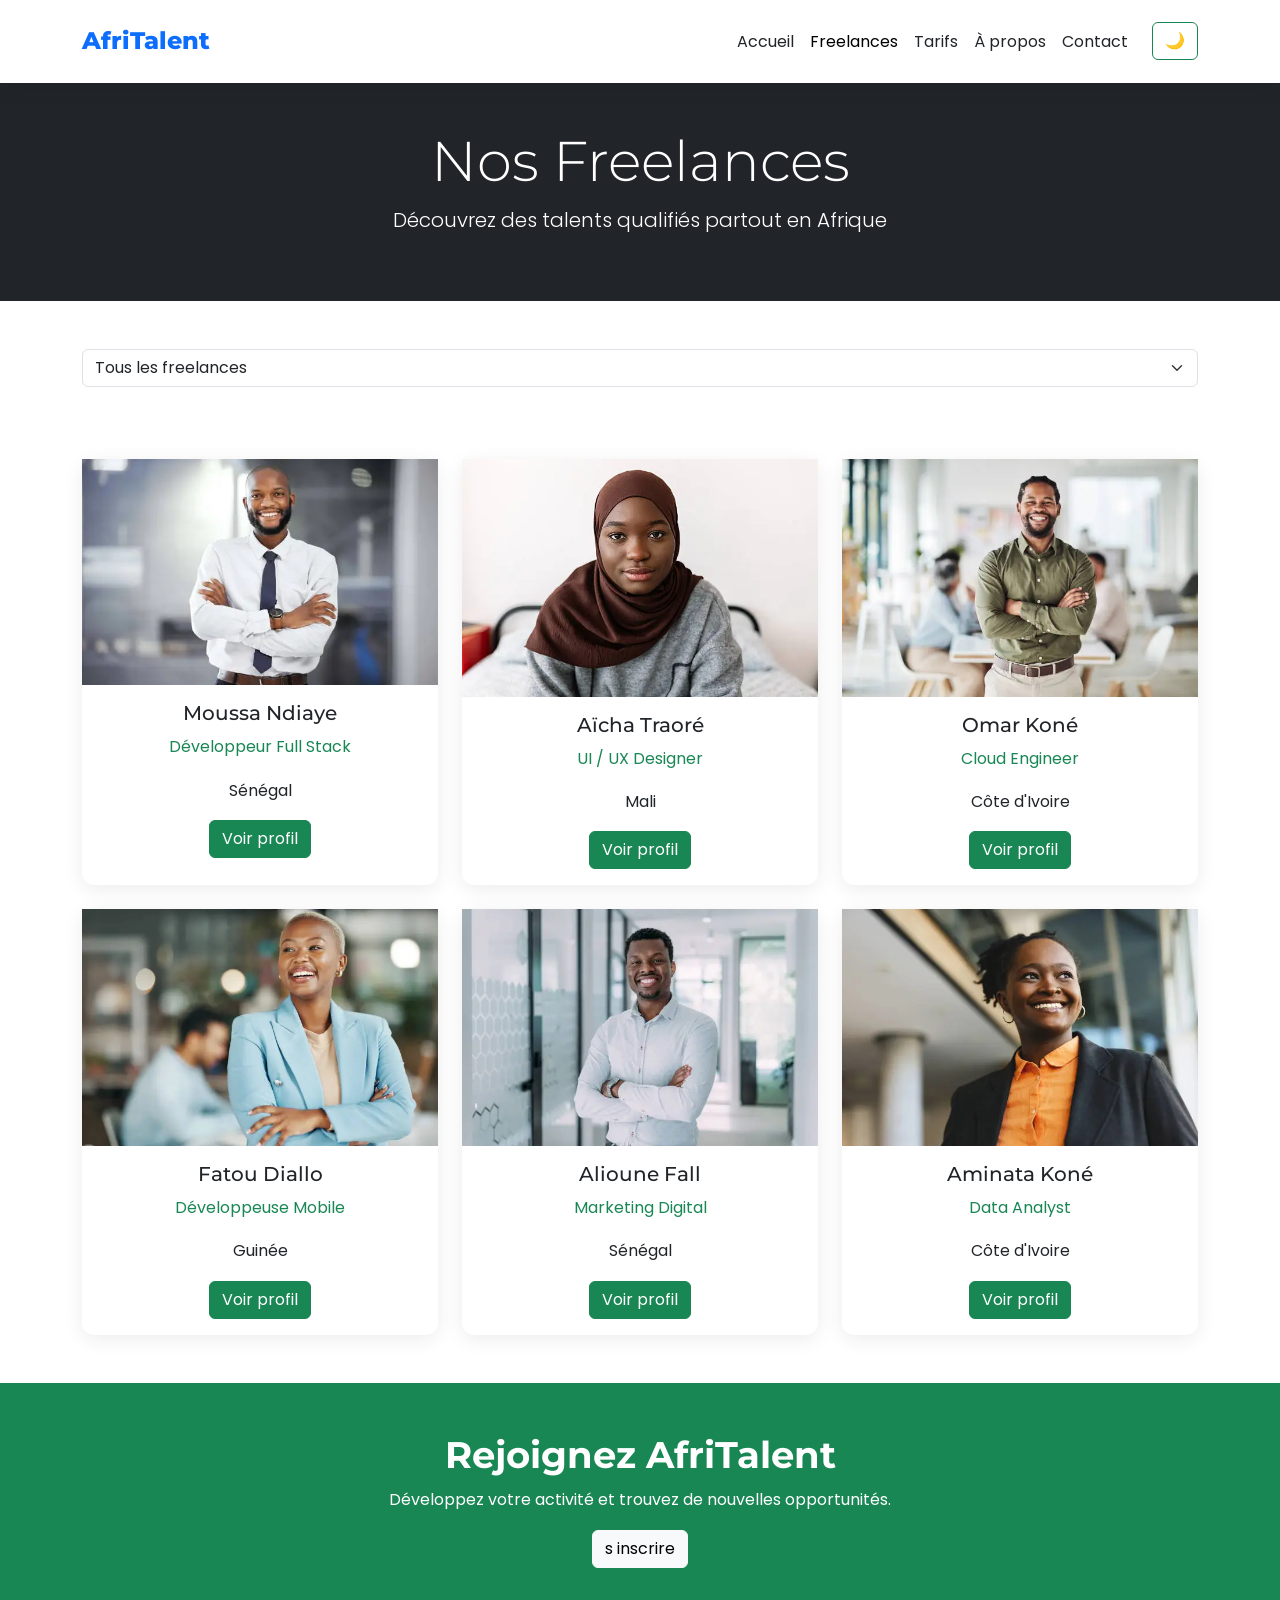
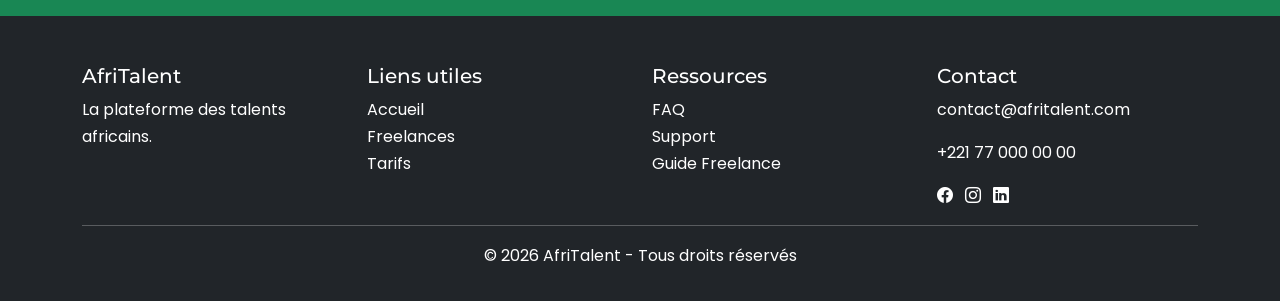
<file: freelances.html>
<!DOCTYPE html>
<html lang="fr">

<head>

<meta charset="UTF-8">
<meta name="viewport" content="width=device-width, initial-scale=1.0">

<title>AfriTalent - Freelances</title>

<link href="https://cdn.jsdelivr.net/npm/bootstrap@5.3.0/dist/css/bootstrap.min.css" rel="stylesheet">

<link rel="stylesheet"
href="https://cdn.jsdelivr.net/npm/bootstrap-icons@1.13.1/font/bootstrap-icons.min.css">

<link rel="preconnect" href="https://fonts.googleapis.com">

<link rel="preconnect" href="https://fonts.gstatic.com" crossorigin>


<link href="https://fonts.googleapis.com/css2?family=Montserrat:wght@600;700;800&family=Poppins:wght@300;400;500;600&display=swap" rel="stylesheet">

<link rel="stylesheet" href="css/style.css">

</head>

<body>

<!-- NAVBAR -->

<nav class="navbar navbar-expand-lg navbar-light fixed-top">

<div class="container">

<a class="navbar-brand" href="index.html">

AfriTalent

</a>

<button class="navbar-toggler"
type="button"
data-bs-toggle="collapse"
data-bs-target="#navbarNav">

<span class="navbar-toggler-icon"></span>

</button>

<div class="collapse navbar-collapse" id="navbarNav">

<ul class="navbar-nav ms-auto">

<li class="nav-item">
<a class="nav-link" href="index.html">
Accueil
</a>
</li>

<li class="nav-item">
<a class="nav-link active" href="freelances.html">
Freelances
</a>
</li>

<li class="nav-item">
<a class="nav-link" href="tarifs.html">
Tarifs
</a>
</li>

<li class="nav-item">
<a class="nav-link" href="about.html">
À propos
</a>
</li>

<li class="nav-item">
<a class="nav-link" href="contact.html">
Contact
</a>
</li>

</ul>

</div>
<button id="theme-toggle" class="btn btn-outline-success ms-3">
    🌙
</button>

</div>

</nav>

<!-- HERO -->

<section class="bg-dark text-white py-5">

<div class="container text-center">

<h1 class="display-4">

Nos Freelances

</h1>

<p class="lead">

Découvrez des talents qualifiés partout en Afrique

</p>

</div>

</section>

<!-- RECHERCHE -->

<div class="py-4">

<div class="container">

<div class="row justify-content-center">

<div class=" col-12 col-md-8">



</div>

</div>

</div>

</div>
<div class="pb-4">
    <div class="container">

        <select id="filterCategory" class="form-select">

            <option value="all">Tous les freelances</option>
            <option value="web">Développement Web</option>
            <option value="design">UI/UX Design</option>
            <option value="cloud">Cloud</option>
            <option value="mobile">Mobile</option>
            <option value="marketing">Marketing</option>
            <option value="data">Data</option>

        </select>

    </div>
</div>

<!-- FREELANCES -->

<section class="py-5">

<div class="container">

<div class="row g-4">

<div class=" col-12 col-md-6 col-lg-4 freelance-card" data-category="web">

<div class="card h-100">

<img src="images/istockphoto-1482994186-612x612.webp"
alt="Développeur Full Stack">

<div class="card-body text-center">

<h2 class="h5">

Moussa Ndiaye

</h2>

<p class="text-success">

Développeur Full Stack

</p>

<p>

Sénégal

</p>

<a href="#"
class="btn btn-success">

Voir profil

</a>

</div>

</div>

</div>

<div class=" col-12 col-md-6 col-lg-4 freelance-card" data-category="design">

<div class="card h-100">

<img src="images/istockphoto-2253847834-612x612.webp"
alt="Designer UI UX">

<div class="card-body text-center">

<h2 class="h5">

Aïcha Traoré

</h2>

<p class="text-success">

UI / UX Designer

</p>

<p>

Mali

</p>

<a href="#"
class="btn btn-success">

Voir profil

</a>

</div>

</div>

</div>

<div class= " col-12 col-md-6 col-lg-4 freelance-card" data-category="cloud">

<div class="card h-100">

<img src="images/istockphoto-1464740740-612x612.webp"
alt="Cloud Engineer">

<div class="card-body text-center">

<h2 class="h5">

Omar Koné

</h2>

<p class="text-success">

Cloud Engineer

</p>

<p>

Côte d'Ivoire

</p>

<a href="#"
class="btn btn-success">

Voir profil

</a>

</div>

</div>

</div>

<div class=" col-12 col-md-6 col-lg-4 freelance-card" data-category="mobile">

<div class="card h-100">

<img src="images/istockphoto-1780208212-612x612.webp"
alt="Développeuse Mobile">

<div class="card-body text-center">

<h2 class="h5">

Fatou Diallo

</h2>

<p class="text-success">

Développeuse Mobile

</p>

<p>

Guinée

</p>

<a href="#"
class="btn btn-success">

Voir profil

</a>

</div>

</div>

</div>

<div class=" col-12 col-md-6 col-lg-4 freelance-card" data-category="marketing">

<div class="card h-100">

<img src="images/istockphoto-2173062489-612x612.webp"
alt="Spécialiste Marketing">

<div class="card-body text-center">

<h2 class="h5">

Alioune Fall

</h2>

<p class="text-success">

Marketing Digital

</p>

<p>

Sénégal

</p>

<a href="#"
class="btn btn-success">

Voir profil

</a>

</div>

</div>

</div>

<div class=" col-12 col-md-6 col-lg-4 freelance-card" data-category="data">

<div class="card h-100">

<img src="images/istockphoto-2201222219-612x612.webp"
alt="Data Analyst">

<div class="card-body text-center">

<h2 class="h5">

Aminata Koné

</h2>

<p class="text-success">

Data Analyst

</p>

<p>

Côte d'Ivoire

</p>

<a href="#"
class="btn btn-success">

Voir profil

</a>

</div>

</div>

</div>

</div>

</div>

</section>

<!-- CTA -->

<section class="bg-success text-white py-5">

<div class="container text-center">

<h2>

Rejoignez AfriTalent

</h2>

<p>

Développez votre activité et trouvez de nouvelles opportunités.

</p>

<a href="tarifs.html"
class="btn btn-light">

s inscrire

</a>

</div>

</section>

<!-- FOOTER -->

<footer class="bg-dark text-white pt-5">

<div class="container">

<div class="row">

<div class="col-md-3">

<h2 class="h5">AfriTalent</h2>

<p>

La plateforme des talents africains.

</p>

</div>

<div class="col-md-3">

<h2 class="h5">Liens utiles</h2>

<ul class="list-unstyled">

<li><a href="index.html" class="text-white text-decoration-none">Accueil</a></li>

<li><a href="freelances.html" class="text-white text-decoration-none">Freelances</a></li>

<li><a href="tarifs.html" class="text-white text-decoration-none">Tarifs</a></li>

</ul>

</div>

<div class="col-md-3">

<h2 class="h5">Ressources</h2>

<ul class="list-unstyled">

<li>FAQ</li>

<li>Support</li>

<li>Guide Freelance</li>

</ul>

</div>

<div class="col-md-3">

<h2 class="h5">Contact</h2>

<p>contact@afritalent.com</p>

<p>+221 77 000 00 00</p>

<div>

<i class="bi bi-facebook me-2"></i>

<i class="bi bi-instagram me-2"></i>

<i class="bi bi-linkedin"></i>

</div>

</div>

</div>

<hr>

<div class="text-center pb-3">

<p>

© 2026 AfriTalent - Tous droits réservés

</p>

</div>

</div>

</footer>
<button id="backToTop" class="btn btn-success">
    ↑
</button>
<script src="https://cdn.jsdelivr.net/npm/bootstrap@5.3.3/dist/js/bootstrap.bundle.min.js"></script>
    
    <script src="js/main.js"></script>

</body>
</html>
</file>
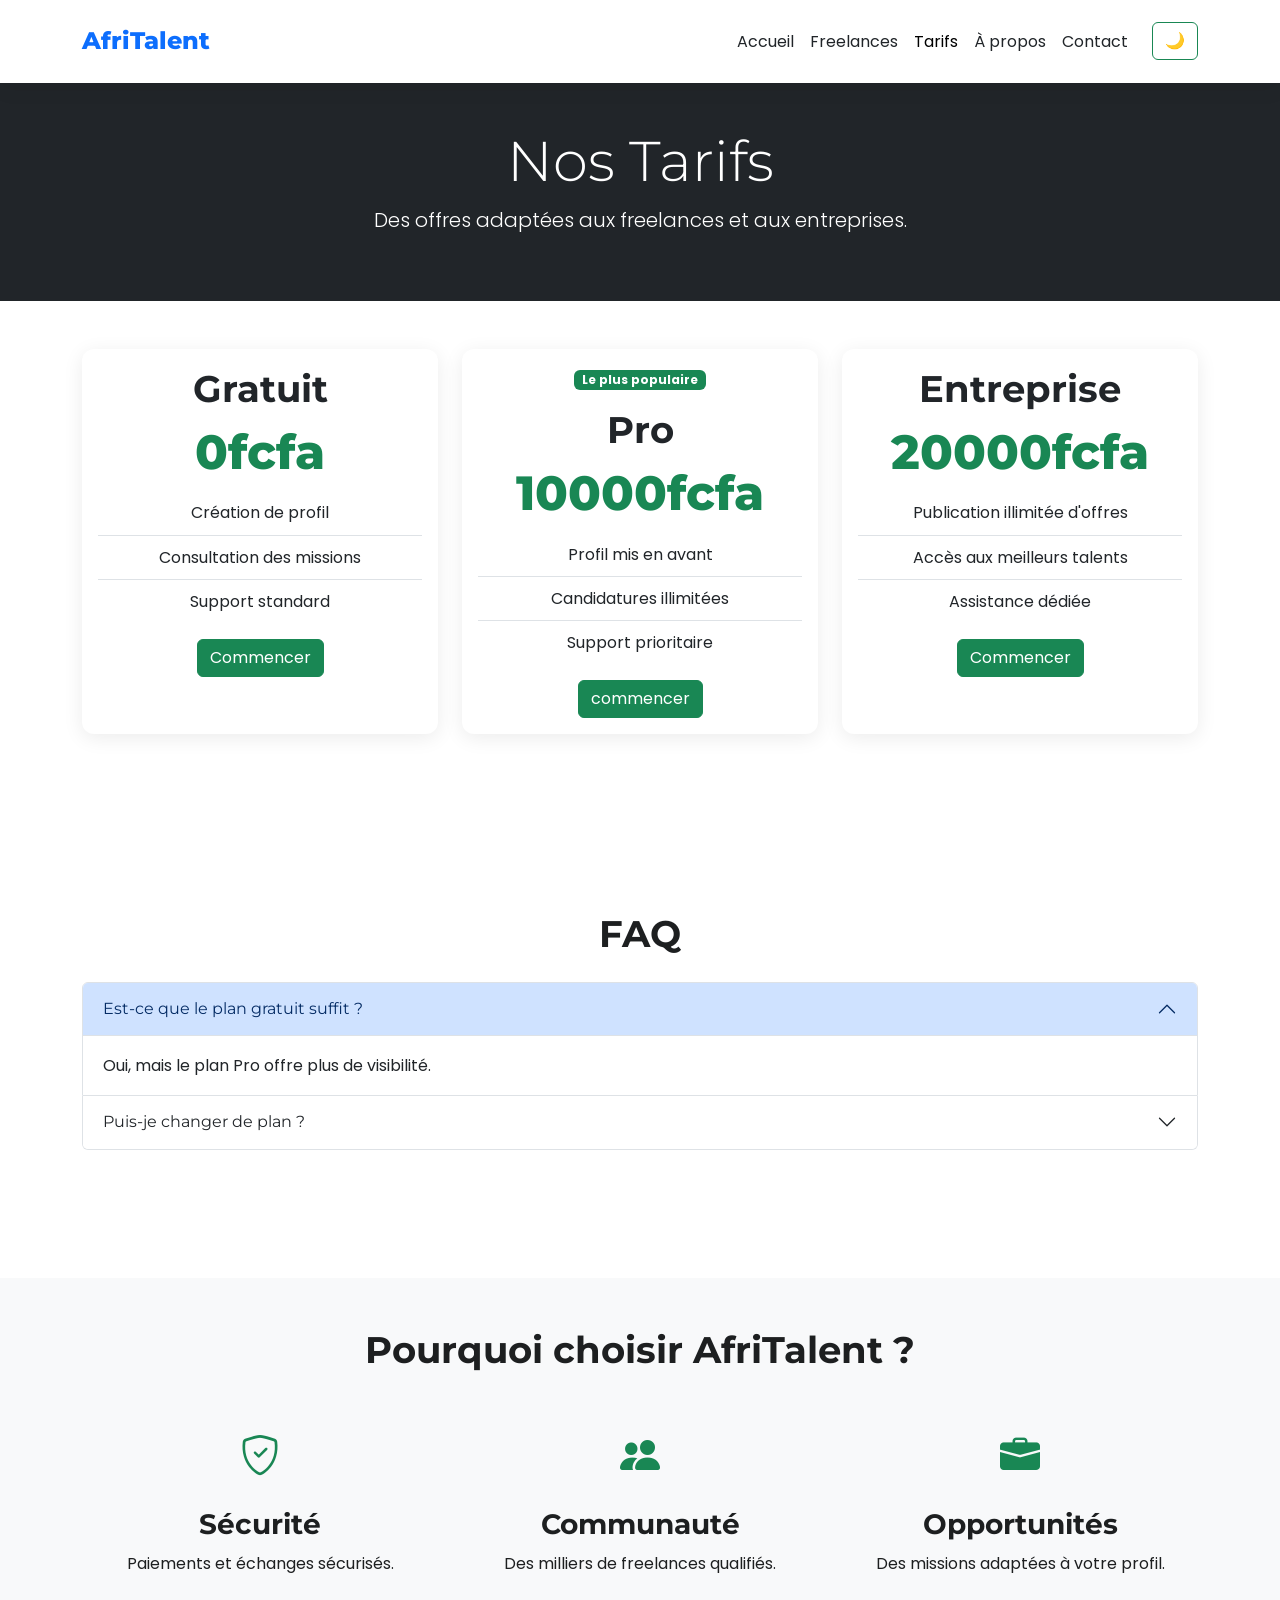
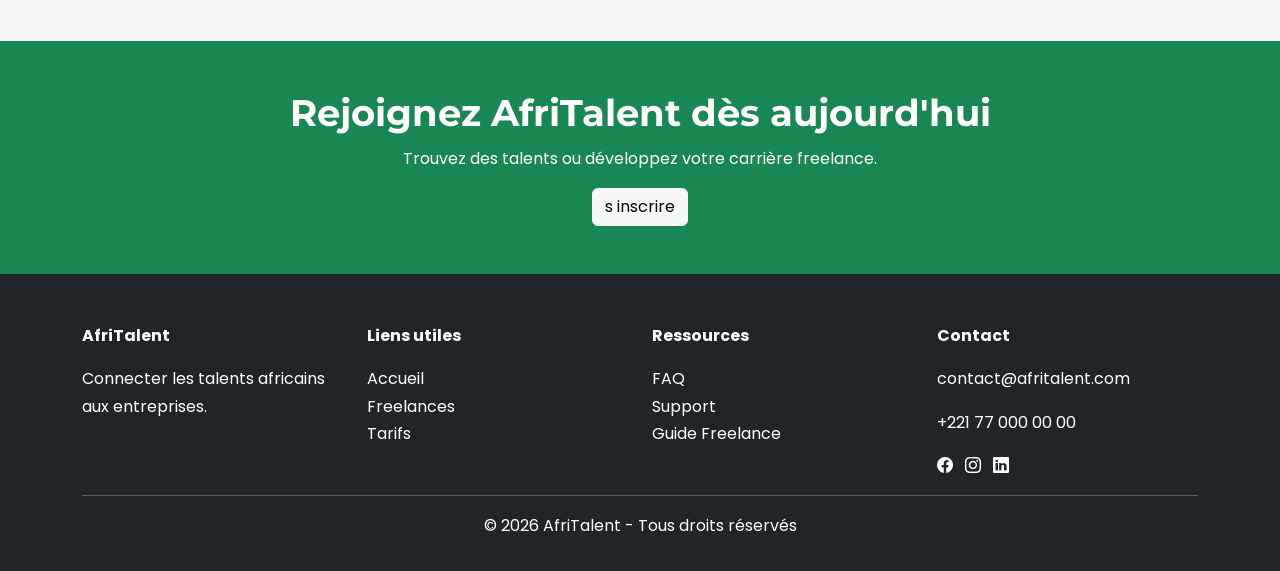
<file: tarifs.html>
<!DOCTYPE html>
<html lang="fr">

<head>

    <meta charset="UTF-8">
    <meta name="viewport" content="width=device-width, initial-scale=1.0">

    <title>AfriTalent - Tarifs</title>

    <link href="https://cdn.jsdelivr.net/npm/bootstrap@5.3.0/dist/css/bootstrap.min.css" rel="stylesheet">

    <link rel="stylesheet" href="https://cdn.jsdelivr.net/npm/bootstrap-icons@1.13.1/font/bootstrap-icons.min.css">

    <link rel="preconnect" href="https://fonts.googleapis.com">

    <link rel="preconnect" href="https://fonts.gstatic.com" crossorigin>


    <link
        href="https://fonts.googleapis.com/css2?family=Montserrat:wght@600;700;800&family=Poppins:wght@300;400;500;600&display=swap"
        rel="stylesheet">

    <link rel="stylesheet" href="css/style.css">

</head>

<body>

    <!-- NAVBAR -->

    <nav class="navbar navbar-expand-lg navbar-light fixed-top">
        <div class="container">

            <a class="navbar-brand" href="index.html">
                AfriTalent
            </a>

            <button class="navbar-toggler" type="button" data-bs-toggle="collapse" data-bs-target="#navbarNav">

                <span class="navbar-toggler-icon"></span>

            </button>

            <div class="navbar-nav ms-auto">

                <a class="nav-link" href="index.html">Accueil</a>

                <a class="nav-link" href="freelances.html">Freelances</a>

                <a class="nav-link active" href="tarifs.html">Tarifs</a>

                <a class="nav-link" href="about.html">À propos</a>

                <a class="nav-link" href="contact.html">Contact</a>

            </div>
            <button id="theme-toggle" class="btn btn-outline-success ms-3">
                🌙
            </button>

        </div>

    </nav>

    <!-- HERO -->

    <section class="bg-dark text-white py-5">

        <div class="container text-center">

            <h1 class="display-4">
                Nos Tarifs
            </h1>

            <p class="lead">
                Des offres adaptées aux freelances et aux entreprises.
            </p>

        </div>

    </section>

    <!-- TARIFS -->

    <section class="py-5">

        <div class="container">

            <div class="row g-4">

                <!-- Gratuit -->

                <div class="col-md-4">

                    <div class="card h-100 text-center">

                        <div class="card-body">

                            <h2>
                                Gratuit
                            </h2>

                            <h1 class="text-success">
                                0fcfa
                            </h1>

                            <ul class="list-group list-group-flush">

                                <li class="list-group-item">
                                    Création de profil
                                </li>

                                <li class="list-group-item">
                                    Consultation des missions
                                </li>

                                <li class="list-group-item">
                                    Support standard
                                </li>

                            </ul>

                            <a href="#" class="btn btn-success mt-3">

                                Commencer

                            </a>

                        </div>

                    </div>

                </div>

                <!-- PRO -->

                <div class="col-md-4">

                    <div class="card h-100 text-center">

                        <div class="card-body">

                            <span class="badge bg-success mb-3">
                                Le plus populaire
                            </span>

                            <h2>
                                Pro
                            </h2>

                            <h1 class="text-success">
                                10000fcfa
                            </h1>

                            <ul class="list-group list-group-flush">

                                <li class="list-group-item">
                                    Profil mis en avant
                                </li>

                                <li class="list-group-item">
                                    Candidatures illimitées
                                </li>

                                <li class="list-group-item">
                                    Support prioritaire
                                </li>

                            </ul>

                            <a href="#" class="btn btn-success mt-3">

                                commencer

                            </a>

                        </div>

                    </div>

                </div>

                <!-- ENTREPRISE -->

                <div class="col-md-4">

                    <div class="card h-100 text-center">

                        <div class="card-body">

                            <h2>
                                Entreprise
                            </h2>

                            <h1 class="text-success">
                                20000fcfa
                            </h1>

                            <ul class="list-group list-group-flush">

                                <li class="list-group-item">
                                    Publication illimitée d'offres
                                </li>

                                <li class="list-group-item">
                                    Accès aux meilleurs talents
                                </li>

                                <li class="list-group-item">
                                    Assistance dédiée
                                </li>

                            </ul>

                            <a href="#" class="btn btn-success mt-3">

                                Commencer

                            </a>

                        </div>

                    </div>

                </div>

            </div>

        </div>

    </section>
    <!-- FAQ -->
    <section class="container my-5">
        <h2 class="text-center">FAQ</h2>

        <div class="accordion mt-4" id="faq">

            <!-- Question 1 -->
            <div class="accordion-item">
                <h2 class="accordion-header">
                    <button class="accordion-button" data-bs-toggle="collapse" data-bs-target="#q1">
                        Est-ce que le plan gratuit suffit ?
                    </button>
                </h2>
                <div id="q1" class="accordion-collapse collapse show">
                    <div class="accordion-body">
                        Oui, mais le plan Pro offre plus de visibilité.
                    </div>
                </div>
            </div>

            <!-- Question 2 -->
            <div class="accordion-item">
                <h2 class="accordion-header">
                    <button class="accordion-button collapsed" data-bs-toggle="collapse" data-bs-target="#q2">
                        Puis-je changer de plan ?
                    </button>
                </h2>
                <div id="q2" class="accordion-collapse collapse">
                    <div class="accordion-body">
                        Oui, vous pouvez changer à tout moment.
                    </div>
                </div>
            </div>

        </div>
    </section>

    <!-- AVANTAGES -->

    <section class="py-5 bg-light">

        <div class="container">

            <h2 class="text-center mb-5">

                Pourquoi choisir AfriTalent ?

            </h2>

            <div class="row text-center g-4">

                <div class="col-md-4">

                    <i class="bi bi-shield-check fs-1 text-success"></i>

                    <h3 class="mt-3">
                        Sécurité
                    </h3>

                    <p>
                        Paiements et échanges sécurisés.
                    </p>

                </div>

                <div class="col-md-4">

                    <i class="bi bi-people-fill fs-1 text-success"></i>

                    <h3 class="mt-3">
                        Communauté
                    </h3>

                    <p>
                        Des milliers de freelances qualifiés.
                    </p>

                </div>

                <div class="col-md-4">

                    <i class="bi bi-briefcase-fill fs-1 text-success"></i>

                    <h3 class="mt-3">
                        Opportunités
                    </h3>

                    <p>
                        Des missions adaptées à votre profil.
                    </p>

                </div>

            </div>

        </div>

    </section>

    <!-- CTA -->

    <section class="bg-success text-white py-5">

        <div class="container text-center">

            <h2>

                Rejoignez AfriTalent dès aujourd'hui

            </h2>

            <p>

                Trouvez des talents ou développez votre carrière freelance.

            </p>

            <a href="tarifs.html" class="btn btn-light">

                s inscrire

            </a>

        </div>

    </section>

    <!-- FOOTER -->

    <footer class="bg-dark text-white pt-5">

        <div class="container">

            <div class="row">

                <div class="col-md-3">

                    <p class="fw-bold">
                        AfriTalent
                    </p>


                    <p>
                        Connecter les talents africains aux entreprises.
                    </p>

                </div>

                <div class="col-md-3">

                    <p class="fw-bold">
                        Liens utiles
                    </p>

                    <ul class="list-unstyled">

                        <li><a href="index.html" class="text-white text-decoration-none">Accueil</a></li>

                        <li><a href="freelances.html" class="text-white text-decoration-none">Freelances</a></li>

                        <li><a href="tarifs.html" class="text-white text-decoration-none">Tarifs</a></li>

                    </ul>

                </div>

                <div class="col-md-3">

                    <p class="fw-bold">
                        Ressources
                    </p>

                    <ul class="list-unstyled">

                        <li>FAQ</li>

                        <li>Support</li>

                        <li>Guide Freelance</li>

                    </ul>

                </div>

                <div class="col-md-3">

                    <p class="fw-bold">
                        Contact
                    </p>

                    <p>
                        contact@afritalent.com
                    </p>

                    <p>
                        +221 77 000 00 00
                    </p>

                    <i class="bi bi-facebook me-2"></i>
                    <i class="bi bi-instagram me-2"></i>
                    <i class="bi bi-linkedin"></i>

                </div>

            </div>

            <hr>

            <div class="text-center pb-3">

                <p>

                    © 2026 AfriTalent - Tous droits réservés

                </p>

            </div>

        </div>

    </footer>
    <button id="backToTop" class="btn btn-success">
        ↑
    </button>
    <script src="https://cdn.jsdelivr.net/npm/bootstrap@5.3.3/dist/js/bootstrap.bundle.min.js"></script>

    <script src="js/main.js"></script>


</body>

</html>
</file>
<file: css/style.css>
/* =========================
   VARIABLES CSS
========================= */
:root {
    /* Couleurs principales */
    --color-primary: #0d6efd;
    --color-secondary: #198754;
    --color-accent: #ffc107;

    /* Couleurs neutres */
    --color-text: #1d1f20;
    --color-bg: #ffffff;
    --color-bg-light: #f8f9fa;

    /* Typographie */
    --font-title: "Montserrat", sans-serif;
    --font-body: "Poppins", sans-serif;

    /* Layout */
    --radius: 12px;
    --shadow: 0 4px 20px rgba(0, 0, 0, 0.08);
    --section-spacing: 80px;
    --card-spacing: 24px;
}

/* =========================
   RESET GLOBAL
========================= */
* {
    margin: 0;
    padding: 0;
    box-sizing: border-box;
}

html {
    scroll-behavior: smooth;
}

/* =========================
   BODY GLOBAL
========================= */
body {
    font-family: var(--font-body);
    font-size: 16px;
    line-height: 1.7;
    color: var(--color-text);
    background-color: var(--color-bg);
    padding-top: 80px; /* espace pour navbar fixed */
}

/* =========================
   IMAGES
========================= */
img {
    max-width: 100%;
    height: auto;
    display: block;
}

/* =========================
   SECTIONS
========================= */
section {
    padding: var(--section-spacing) 0;
}

/* =========================
   TYPOGRAPHIE
========================= */
h1, h2, h3, h4, h5, h6 {
    font-family: var(--font-title);
    font-weight: 700;
    --color-text: #212529;
    line-height: 1.3;
}

h1 {
    font-size: 3rem;
    font-weight: 800;
}

h2 {
    font-size: 2.3rem;
}

p {
    font-size: 1rem;
    margin-bottom: 1rem;
}

/* =========================
   NAVBAR
========================= */
.navbar {
    background-color: var(--color-bg);
    box-shadow: var(--shadow);
    padding: 1rem 0;
    transition: all 0.3s ease;
}

/* Logo */
.navbar-brand {
    font-family: var(--font-title);
    font-weight: 800;
    font-size: 1.5rem;
    color: var(--color-primary);
}

/* Liens navbar */
.navbar {
    background-color: white;
}

.nav-link {
    color: #212529;
}

.nav-link:hover {
    color: var(--color-primary);
}

/* Effet scroll (utilisé en JS commit 6) */
.navbar.scrolled {
    background-color: rgba(255, 255, 255, 0.95);
    box-shadow: 0 8px 25px rgba(0, 0, 0, 0.1);
}

/* =========================
   BOUTONS
========================= */
.btn-primary-custom {
    background-color: var(--color-primary);
    color: white;
    padding: 12px 24px;
    border-radius: var(--radius);
    border: none;
    font-weight: 600;
    transition: 0.3s ease;
    cursor: pointer;
}

.btn-primary-custom:hover {
    background-color: var(--color-secondary);
    transform: translateY(-2px);
}

/* =========================
   CARTES
========================= */
.card {
    border: none;
    border-radius: var(--radius);
    box-shadow: var(--shadow);
    background-color: var(--color-bg);
    transition: 0.3s ease;
}

.card:hover {
    transform: translateY(-5px);
}

/* =========================
   UTILITAIRES
========================= */
.text-primary {
    color: var(--color-primary);
}

.bg-light {
    background-color: var(--color-bg-light) ;
}
/* =========================
   HERO
========================= */

.hero {
    min-height: 100vh;
    background-image: url("../images/hero.avif");
    background-size: cover;
    background-position: center;
    background-repeat: no-repeat;
    position: relative;
}

.hero::before {
    content: "";
    position: absolute;
    inset: 0;
    background: rgba(0, 0, 0, 0.5);
}

.hero .container {
    position: relative;
    z-index: 2;
}

/* =========================
   RESPONSIVE
========================= */

    @media (max-width: 768px) {

    body {
        padding-top: 70px;
    }

    h1 {
        font-size: 2rem;
    }

    h2 {
        font-size: 1.6rem;
    }

    section {
        padding: 60px 0;
    }

}
/* =========================

   HERO

========================= */

.hero {

    min-height: 100vh;

    display: flex;

    align-items: center;

}

.hero h1 {

    font-size: 4rem;

    font-weight: 800;

}

.hero p {

    font-size: 1.2rem;

}

/* =========================

   BENTO GRID

========================= */

.bento-grid {

    display: grid;

    grid-template-columns: repeat(4, 1fr);

    gap: 20px;

}

.bento-card {

    background: white;

    padding: 30px;

    border-radius: var(--radius);

    box-shadow: var(--shadow);

}

.large {

    grid-column: span 2;

   

}

.wide {

    grid-column: span 2;

}
@media (max-width: 768px) {

    .bento-grid {
        grid-template-columns: 1fr;
    }

    .large,
    .wide {
        grid-column: span 1;
    }

}

/* =========================

   CATEGORIES

========================= */

.category-card {

    transition: all 0.3s ease;

}

.category-card:hover {

    transform: translateY(-10px);

    box-shadow: 0 10px 30px rgba(0,0,0,0.15);

}

/* =========================
   TÉMOIGNAGES
========================= */

.testimonials {
    padding: 80px 0;
}

.testimonial-card {
    background: white;
    max-width: 700px;
    margin: auto;
    padding: 40px;
    border-radius: var(--radius);
    box-shadow: var(--shadow);
    text-align: center;
}

.testimonial-card img {
    width: 120px;
    height: 120px;
    object-fit: cover;
    border-radius: 50%;
    margin-bottom: 20px;
}

.testimonial-card h5 {
    font-family: var(--font-title);
    font-weight: 700;
}

.testimonial-card .job {
    color: var(--color-secondary);
    font-weight: 600;
}

.stars {
    font-size: 1.2rem;
    margin: 15px 0;
}

.carousel-control-prev-icon,
.carousel-control-next-icon {
    background-color: var(--color-primary);
    border-radius: 50%;
    padding: 20px;

}
.carousel-control-prev,
.carousel-control-next {
    width: 5%;
}
/* ==================================
   COMMIT 5 - RESPONSIVE DESIGN
================================== */

/* Tablette */
@media (max-width: 768px) {

    body {
        padding-top: 70px;
    }

    h1 {
        font-size: 2.5rem;
    }

    h2 {
        font-size: 2rem;
    }

    .hero {
        text-align: center;
        min-height: auto;
        padding: 80px 0;
    }

    .hero img {
        margin-top: 30px;
    }

    .bento-grid {
        grid-template-columns: 1fr 1fr;
    }

    .large,
    .wide {
        grid-column: span 2;
    }

    .testimonial-card {
        padding: 30px;
    }

    .navbar-nav {
        text-align: center;
        margin-top: 15px;
    }
}

/* Mobile */
@media (max-width: 576px) {

    h1 {
        font-size: 2rem;
    }

    h2 {
        font-size: 1.6rem;
    }

    p {
        font-size: 0.95rem;
    }

    .hero {
        padding: 60px 0;
    }

    .hero .btn {
        display: block;
        width: 100%;
        margin-bottom: 10px;
    }

    .bento-grid {
        grid-template-columns: 1fr;
    }

    .large,
    .wide {
        grid-column: span 1;
    }

    .testimonial-card {
        padding: 20px;
    }

    .testimonial-card img {
        width: 90px;
        height: 90px;
    }

    footer {
        text-align: center;
    }
}

/* Grand écran */
@media (min-width: 1200px) {

    .hero h1 {
        font-size: 4.5rem;
    }

    .container {
        max-width: 1140px;
    }
}
/* =========================
   DARK MODE
========================= */

.dark-mode,
.dark-mode body{
    background-color: #121212;
    color: #ffffff;
}
.dark-mode section {

    background-color: #121212 ;

    color: #ffffff ;

}

.dark-mode .bg-light {

    background-color: #1a1a1a ;

}

.dark-mode .card {

    background-color: #222 ;

    color: #fff ;

}

.dark-mode h1,

.dark-mode h2,

.dark-mode h3,

.dark-mode h4,

.dark-mode h5,

.dark-mode h6,

.dark-mode p {

    color: #fff ;

}

.dark-mode .text-muted {

    color: #ccc ;
}

.dark-mode .card {
    background-color: #1e1e1e;
    color: white;
}

.dark-mode .navbar {
    background-color: #1a1a1a ;
}
.dark-mode .testimonial-card {

    background-color: #1e1e1e;

    color: white;

}

.dark-mode .testimonial-card p,

.dark-mode .testimonial-card h5 {

    color: white;
}

/* =========================
   NAVBAR SCROLL
========================= */

.navbar.scrolled {
    padding: 0.5rem 0;
    box-shadow: 0 8px 20px rgba(0,0,0,0.15);
}

/* =========================
   BACK TO TOP
========================= */

#backToTop {
    position: fixed;
    bottom: 20px;
    right: 20px;
    display: none;
    z-index: 999;
}
/* =========================
   DARK MODE 
========================= */
.dark-mode,
.dark-mode body{
    background-color: #121212;
    color: #ffffff;
}
.dark-mode section {

    background-color: #121212 ;

    color: #ffffff ;

}

.dark-mode .bg-light {

    background-color: #1a1a1a ;

}

.dark-mode .card {

    background-color: #222 ;

    color: #fff ;

}

.dark-mode h1,
.dark-mode h2,
.dark-mode h3,
.dark-mode h4,
.dark-mode h5,
.dark-mode h6,
.dark-mode p,
.dark-mode a,
.dark-mode li,
.dark-mode span {
    color: white ;
}

.dark-mode footer {
    background-color: #000;
}
.dark-mode .list-group-item {
    background-color: #222 ;
    color: white ;
    border-color: #444 ;
}
.dark-mode .bg-light {
    background-color: #1a1a1a ;
    color: white ;
}
.dark-mode .bg-light h2,
.dark-mode .bg-light h4,
.dark-mode .bg-light p {
    color: white ;
}
.dark-mode .bento-card {
    background-color: #1e1e1e ;
    color: white ;
}

.dark-mode .category-card {
    background-color: #1e1e1e ;
    color: white ;
}

.dark-mode .testimonials {
    background-color: #121212 ;
}

.dark-mode .bg-white {
    background-color: #121212 ;
}
.dark-mode .category-card,

.dark-mode .bento-card {

    background-color: #1e1e1e;

    color: white;

}

.dark-mode .category-card h3,

.dark-mode .category-card p,

.dark-mode .bento-card h3,

.dark-mode .bento-card p {

    color: white ;
}
/* COMMIT 7 */

.fade-section{
    opacity: 0;
    transform: translateY(40px);
    transition: all 0.8s ease;
}

.fade-section.show{
    opacity: 1;
    transform: translateY(0);
}

.is-invalid{
    border: 2px solid red;
}
</file>
